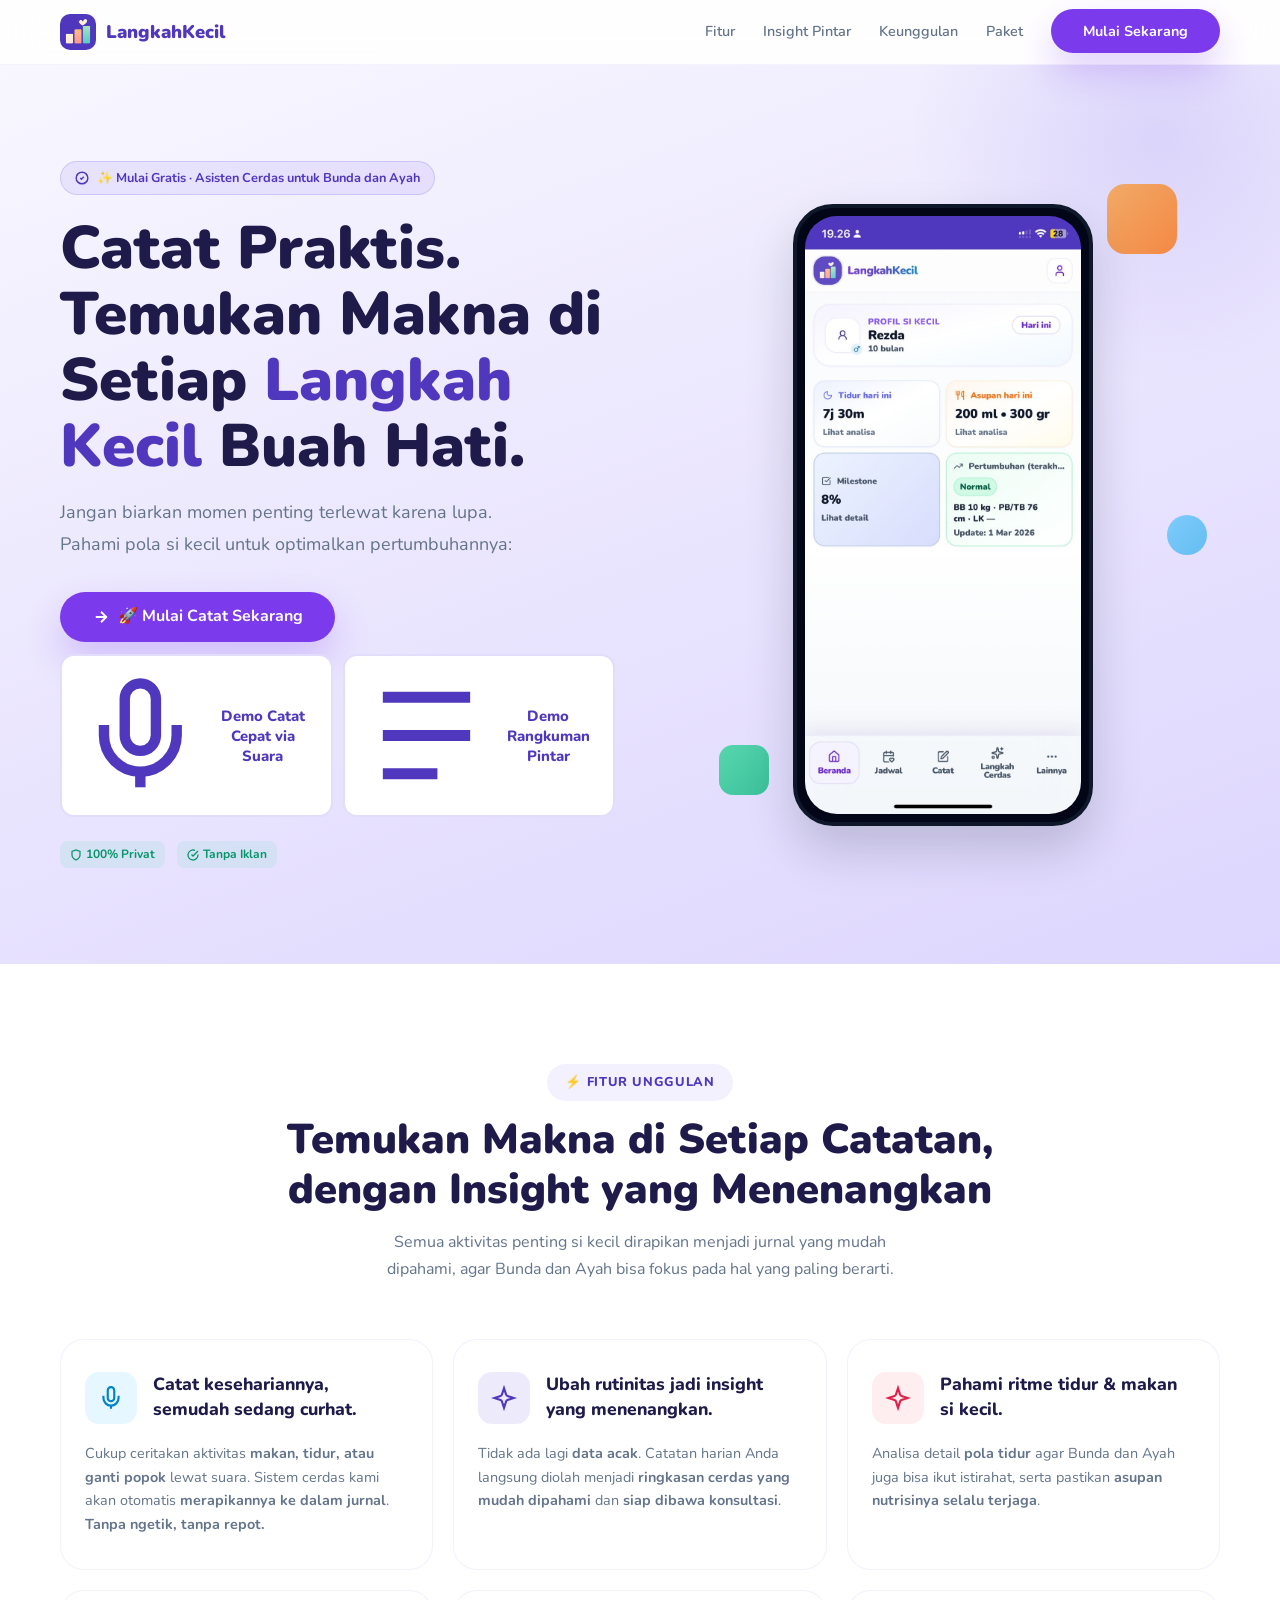
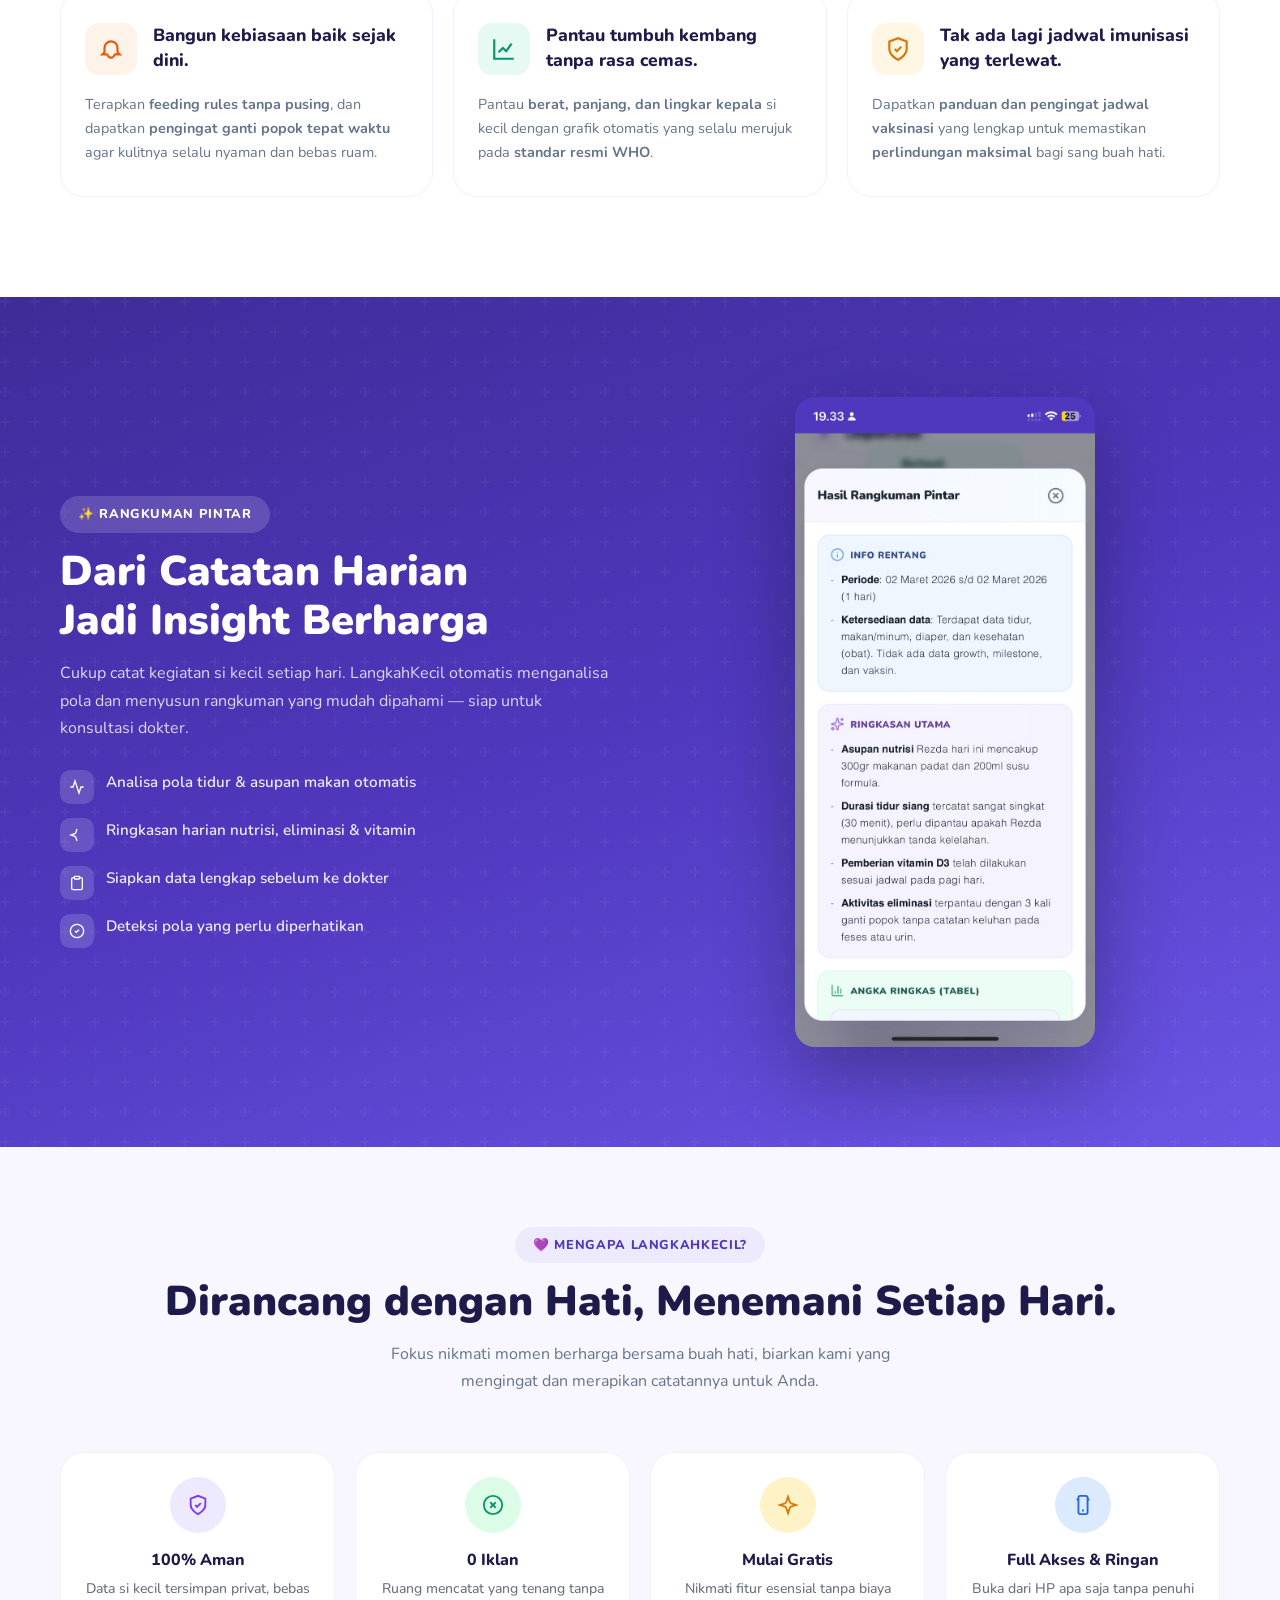
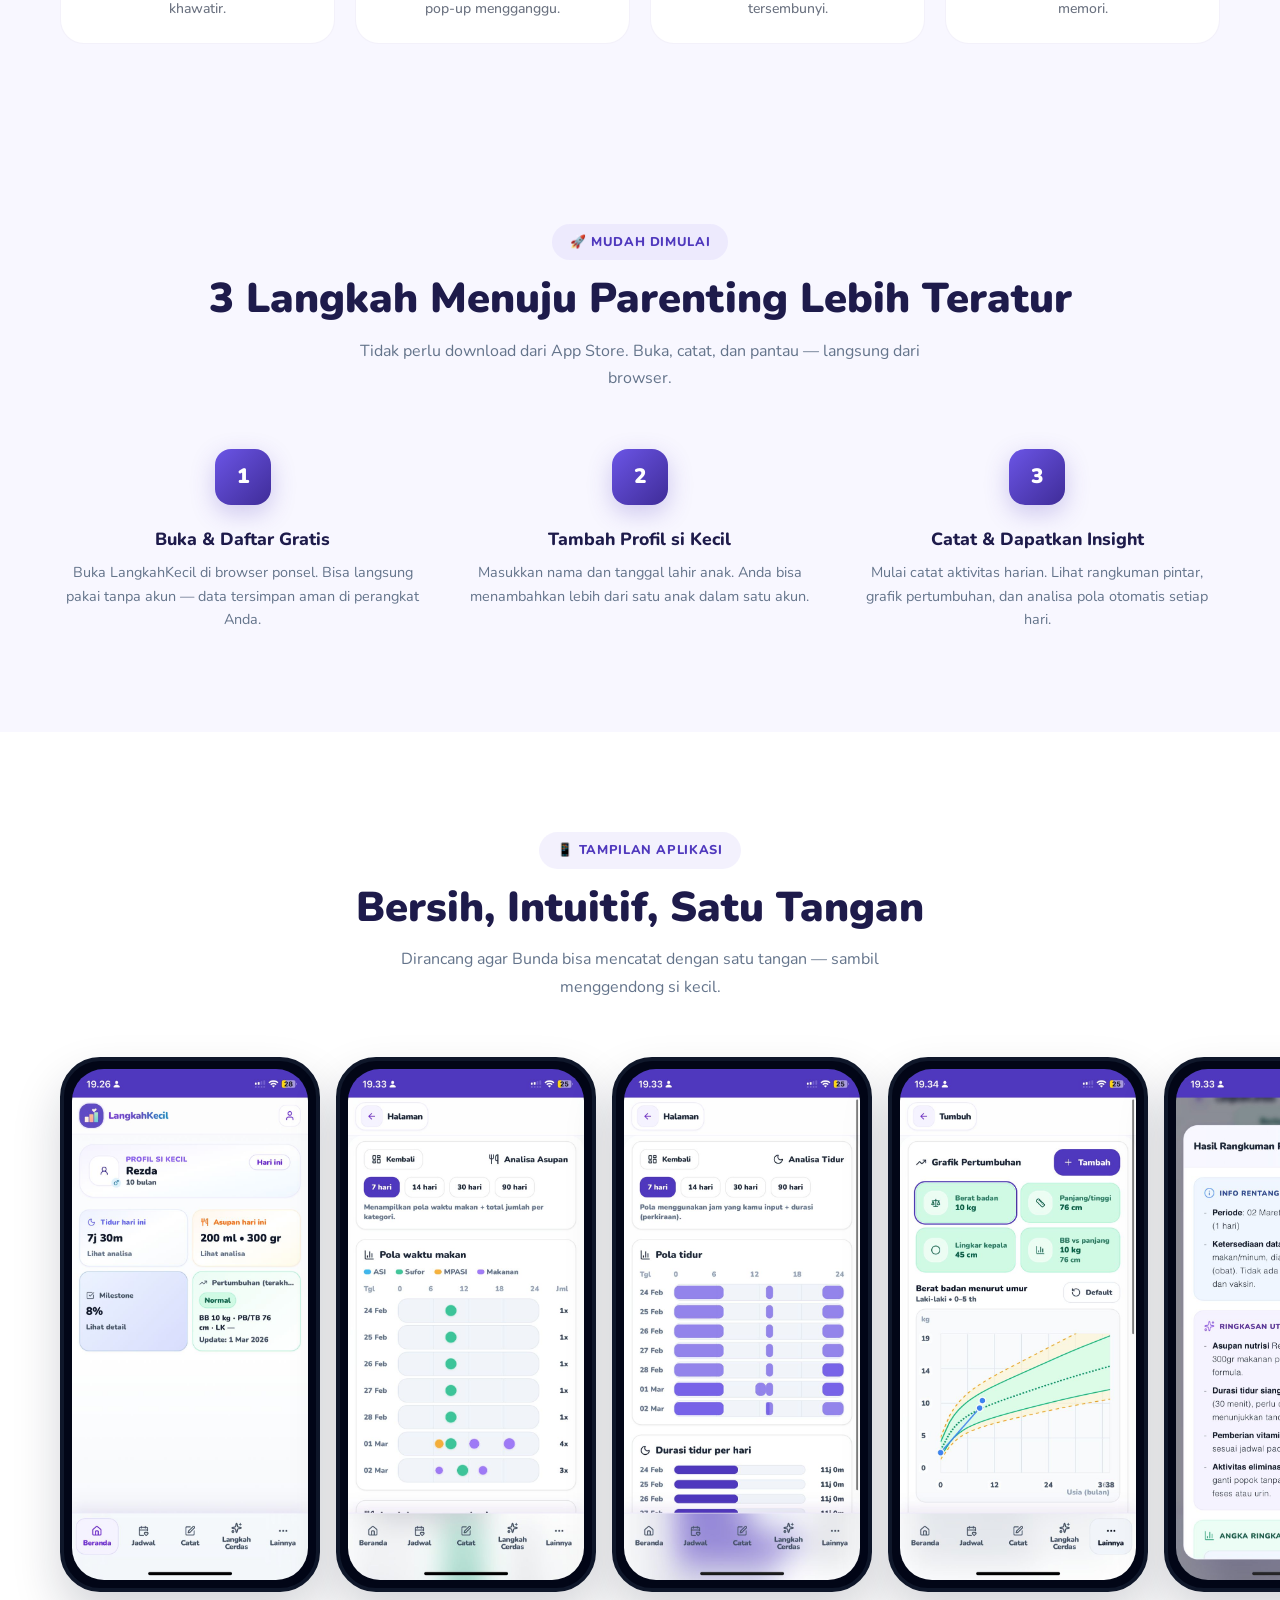
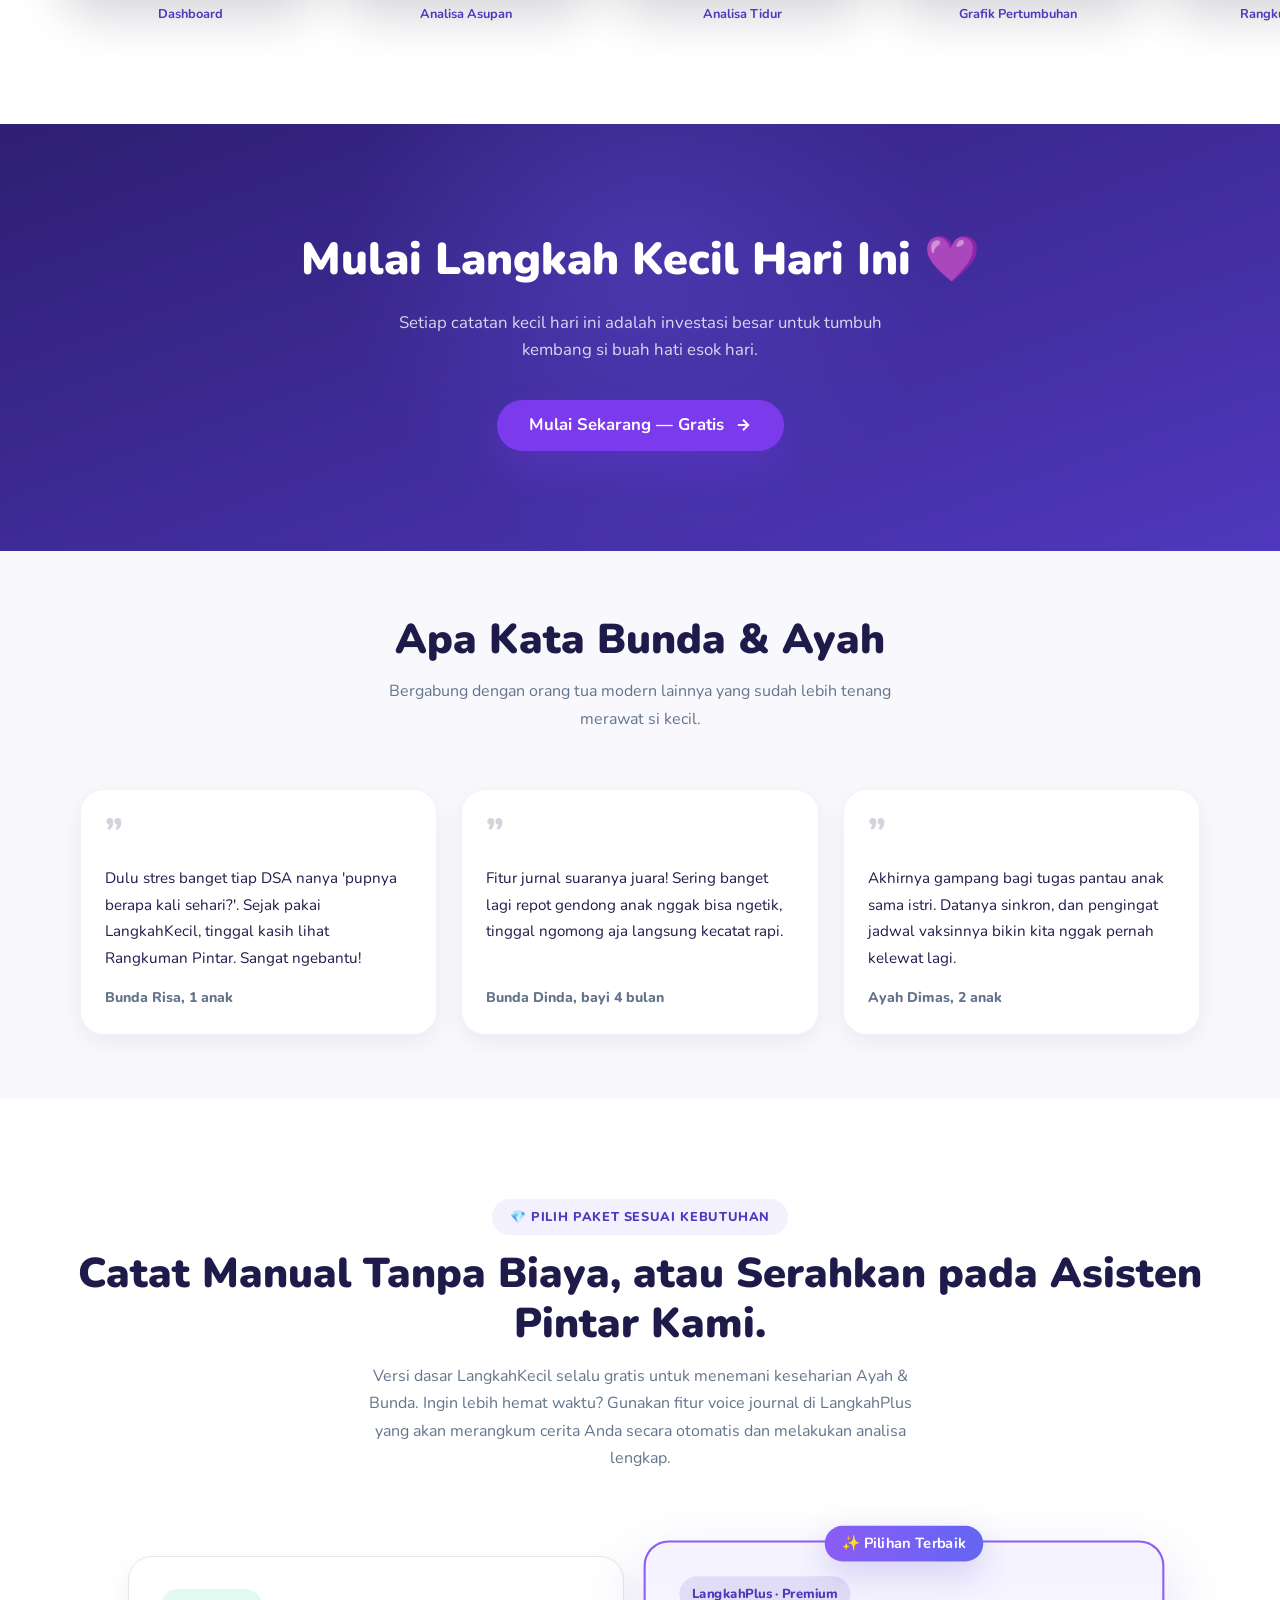
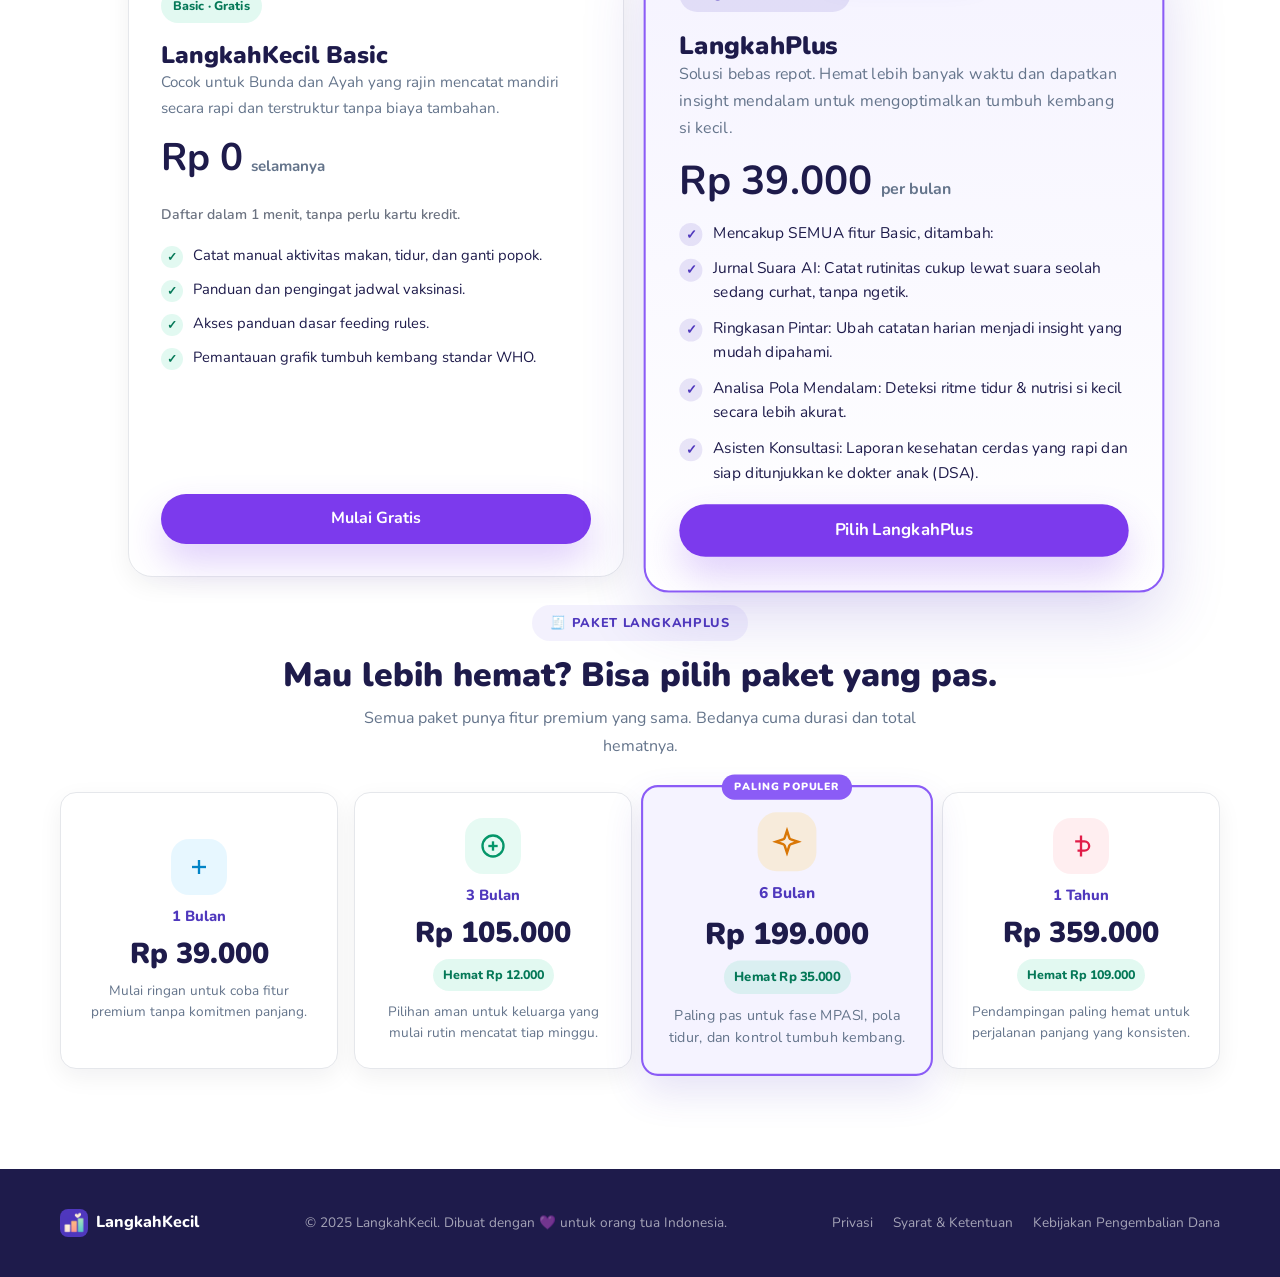
<file: index.html>
<!DOCTYPE html>
<html lang="id">

<head>
    <meta charset="UTF-8" />
    <meta name="viewport" content="width=device-width, initial-scale=1.0, viewport-fit=cover" />
    <title>LangkahKecil — Catat, Pantau, Optimalkan Tumbuh Kembang si Kecil</title>
    <meta name="description"
        content="Catat aktivitas harian si kecil lalu dapatkan rangkuman cerdas dan analisa pertumbuhan otomatis. Gratis, offline-first, data aman." />
    <meta name="theme-color" content="#4F38BD" />
    <link rel="icon" type="image/png" sizes="32x32" href="icons/favicon-32.png" />
    <link rel="apple-touch-icon" href="icons/apple-touch-icon.png" />
    <link rel="preconnect" href="https://fonts.googleapis.com" />
    <link rel="preconnect" href="https://fonts.gstatic.com" crossorigin />
    <link href="https://fonts.googleapis.com/css2?family=Nunito:wght@400;600;700;800;900&display=swap"
        rel="stylesheet" />
    <style>
        *,
        *::before,
        *::after {
            box-sizing: border-box;
            margin: 0;
            padding: 0
        }

        :root {
            --b4: #8B7AEE;
            --b5: #6B55E6;
            --b6: #4F38BD;
            --b7: #3F2C98;
            --b8: #2E1F73;
            --orange: #F59E42;
            --green: #34D399;
            --sky: #38BDF8;
            --rose: #FB7185;
            --amber: #FBBF24;
            --bg: #F8F7FF;
            --dark: #1E1B4B;
            --muted: #64748B;
            --w: #FFF;
            --rlg: 24px;
            --s2: 0 4px 20px rgba(79, 56, 189, .12);
            --s3: 0 8px 40px rgba(79, 56, 189, .16);
            --s4: 0 20px 60px rgba(79, 56, 189, .20)
        }

        html {
            scroll-behavior: smooth
        }

        body {
            font-family: 'Nunito', sans-serif;
            color: var(--dark);
            background: var(--bg);
            line-height: 1.6;
            overflow-x: hidden;
            min-height: 100vh;
            -webkit-font-smoothing: antialiased;
            -webkit-text-size-adjust: 100%
        }

        section[id] {
            scroll-margin-top: 92px;
        }

        img {
            max-width: 100%;
            height: auto;
            display: block
        }

        a {
            color: inherit;
            text-decoration: none
        }

        button {
            cursor: pointer;
            border: none;
            font-family: inherit
        }

        .c {
            max-width: 1200px;
            margin: 0 auto;
            padding: 0 20px
        }

        @keyframes float {

            0%,
            100% {
                transform: translateY(0)
            }

            50% {
                transform: translateY(-12px)
            }
        }

        @keyframes floatS {

            0%,
            100% {
                transform: translateY(0) rotate(0)
            }

            50% {
                transform: translateY(-8px) rotate(3deg)
            }
        }

        @keyframes pulse {

            0%,
            100% {
                opacity: 1;
                transform: scale(1)
            }

            50% {
                opacity: .7;
                transform: scale(1.05)
            }
        }

        @keyframes gshift {
            0% {
                background-position: 0 50%
            }

            50% {
                background-position: 100% 50%
            }

            100% {
                background-position: 0 50%
            }
        }

        @keyframes slideL {
            from {
                opacity: 0;
                transform: translateX(-40px)
            }

            to {
                opacity: 1;
                transform: translateX(0)
            }
        }

        @keyframes slideR {
            from {
                opacity: 0;
                transform: translateX(40px)
            }

            to {
                opacity: 1;
                transform: translateX(0)
            }
        }

        .rv {
            opacity: 0;
            transform: translateY(40px);
            transition: all .8s cubic-bezier(.16, 1, .3, 1)
        }

        .rv.vis {
            opacity: 1;
            transform: translateY(0)
        }

        .d1 {
            transition-delay: .1s
        }

        .d2 {
            transition-delay: .2s
        }

        .d3 {
            transition-delay: .3s
        }

        .d4 {
            transition-delay: .4s
        }

        /* NAV */
        .nav {
            position: sticky;
            top: 0;
            left: 0;
            right: 0;
            z-index: 100;
            background: rgba(255, 255, 255, .88);
            backdrop-filter: blur(20px);
            -webkit-backdrop-filter: blur(20px);
            border-bottom: 1px solid rgba(79, 56, 189, .06);
            transition: none
        }


        .nav-i {
            display: flex;
            align-items: center;
            justify-content: space-between;
            height: 64px
        }

        .nav-l {
            display: flex;
            align-items: center;
            gap: 10px;
            font-weight: 900;
            font-size: 1.15rem;
            color: var(--b6)
        }

        .nav-l img {
            width: 36px;
            height: 36px;
            border-radius: 10px
        }

        .nav-k {
            display: flex;
            align-items: center;
            gap: 28px;
            list-style: none
        }

        .nav-k a {
            font-weight: 600;
            font-size: .9rem;
            color: var(--muted);
            transition: color .2s
        }

        .nav-k a:hover {
            color: var(--b6)
        }

        .bn {
            background: linear-gradient(135deg, var(--b5), var(--b6));
            color: var(--w);
            padding: 10px 20px;
            border-radius: 12px;
            font-weight: 700;
            font-size: .9rem;
            transition: all .3s;
            box-shadow: 0 4px 16px rgba(79, 56, 189, .3)
        }

        .bn:hover {
            transform: translateY(-2px)
        }

        .nav-t {
            display: none;
            flex-direction: column;
            gap: 5px;
            background: none;
            padding: 4px
        }

        .nav-t span {
            display: block;
            width: 22px;
            height: 2.5px;
            background: var(--b6);
            border-radius: 2px;
            transition: all .3s
        }

        /* HERO */
        .hero {
            position: relative;
            min-height: calc(100vh - 64px);
            min-height: calc(100dvh - 64px);
            display: flex;
            align-items: center;
            padding: 48px 0 32px;
            overflow: hidden;
            background: linear-gradient(160deg, #F8F7FF 0%, #EDE9FE 40%, #DDD6FE 100%)
        }

        .hero::before {
            content: '';
            position: absolute;
            top: -20%;
            right: -10%;
            width: 500px;
            height: 500px;
            border-radius: 50%;
            background: radial-gradient(circle, rgba(107, 85, 230, .15) 0%, transparent 70%);
            animation: pulse 6s ease-in-out infinite
        }

        .hero-i {
            display: grid;
            grid-template-columns: 1fr 1fr;
            gap: 50px;
            align-items: center;
            position: relative;
            z-index: 2
        }

        .hero-c {
            animation: slideL 1s cubic-bezier(.16, 1, .3, 1)
        }

        .hbadge {
            display: inline-flex;
            align-items: center;
            gap: 8px;
            background: rgba(107, 85, 230, .1);
            border: 1px solid rgba(107, 85, 230, .2);
            color: var(--b6);
            padding: 6px 14px;
            border-radius: 100px;
            font-size: .8rem;
            font-weight: 700;
            margin-bottom: 20px
        }

        .hbadge svg {
            width: 14px;
            height: 14px
        }

        .hero h1 {
            font-size: 1.875rem;
            font-weight: 900;
            line-height: 1.25;
            margin-bottom: 18px
        }

        .hero h1 .gt {
            color: var(--b6)
        }

        .hsub {
            font-size: 1rem;
            color: var(--muted);
            line-height: 1.6;
            margin-bottom: 32px;
            max-width: 480px;
            padding: 0 16px
        }

        .hcta {
            display: flex;
            flex-direction: column;
            gap: 12px;
            align-items: center;
            flex-wrap: wrap;
            max-width: 560px;
            width: 100%
        }

        .hcta-demo {
            display: grid;
            grid-template-columns: repeat(2, minmax(0, 1fr));
            gap: 10px;
            width: 100%;
        }

        .bp {
            display: inline-flex;
            align-items: center;
            gap: 8px;
            background: linear-gradient(135deg, var(--b5), var(--b7));
            color: var(--w);
            padding: 14px 28px;
            border-radius: 14px;
            font-weight: 800;
            font-size: 1rem;
            transition: all .3s;
            box-shadow: 0 8px 30px rgba(79, 56, 189, .35);
            overflow: hidden
        }

        .bp:hover {
            transform: translateY(-3px);
            box-shadow: 0 12px 40px rgba(79, 56, 189, .45)
        }

        .bp svg {
            width: 18px;
            height: 18px
        }

        .bs {
            display: inline-flex;
            align-items: center;
            justify-content: center;
            gap: 8px;
            background: var(--w);
            color: var(--b6);
            padding: 14px 16px;
            border-radius: 14px;
            font-weight: 800;
            font-size: 0.93rem;
            min-height: 50px;
            border: 2px solid rgba(107, 85, 230, .2);
            transition: all .3s
        }

        .bs:hover {
            border-color: var(--b5);
            transform: translateY(-2px)
        }

        .htr {
            display: flex;
            align-items: center;
            gap: 12px;
            margin-top: 24px;
            flex-wrap: wrap
        }

        .tb {
            display: inline-flex;
            align-items: center;
            gap: 4px;
            background: rgba(52, 211, 153, .1);
            color: #059669;
            padding: 4px 10px;
            border-radius: 8px;
            font-size: .75rem;
            font-weight: 700
        }

        .tb svg {
            width: 12px;
            height: 12px
        }

        /* Utility classes */
        .bg-purple-600 {
            background: #7C3AED !important;
        }

        .text-white {
            color: #FFF !important;
        }

        .font-bold {
            font-weight: 700 !important;
        }

        .rounded-full {
            border-radius: 9999px !important;
        }

        .shadow-lg {
            box-shadow: 0 18px 36px rgba(124, 58, 237, .24) !important;
        }

        .hover\:bg-purple-700:hover {
            background: #6D28D9 !important;
        }

        .transition-all {
            transition: all .3s ease !important;
        }

        .duration-300 {
            transition-duration: .3s !important;
        }

        .px-8 {
            padding-left: 2rem !important;
            padding-right: 2rem !important;
        }

        .py-3 {
            padding-top: .75rem !important;
            padding-bottom: .75rem !important;
        }

        .flex {
            display: flex;
        }

        .flex-col {
            flex-direction: column;
        }

        .items-center {
            align-items: center !important;
        }

        .justify-center {
            justify-content: center !important;
        }

        .h-full {
            height: 100%;
        }

        .mt-2 {
            margin-top: .5rem !important;
        }

        .mb-4 {
            margin-bottom: 1rem !important;
        }

        .text-xs {
            font-size: .75rem !important;
            line-height: 1rem !important;
        }

        .text-sm {
            font-size: .875rem !important;
            line-height: 1.25rem !important;
        }

        .text-gray-500 {
            color: #6B7280 !important;
        }

        .font-medium {
            font-weight: 500 !important;
        }

        .leading-snug {
            line-height: 1.375 !important;
        }

        .mx-auto {
            margin-left: auto !important;
            margin-right: auto !important;
        }

        .w-\[220px\] {
            width: 220px !important;
        }

        .max-w-\[220px\] {
            max-width: 220px !important;
        }

        .w-\[260px\] {
            width: 260px !important;
        }

        .max-w-\[260px\] {
            max-width: 260px !important;
        }

        .rounded-\[2\.5rem\] {
            border-radius: 2.5rem !important;
        }

        .border-4 {
            border-width: 4px !important;
            border-style: solid !important;
        }

        .border-slate-900 {
            border-color: #0F172A !important;
        }

        .p-2 {
            padding: .5rem !important;
        }

        .shadow-2xl {
            box-shadow: 0 24px 48px rgba(15, 23, 42, .18) !important;
        }

        .bg-slate-950 {
            background: #020617 !important;
        }

        .overflow-hidden {
            overflow: hidden !important;
        }

        .w-full {
            width: 100%;
        }

        .text-center {
            text-align: center;
        }

        .mt-auto {
            margin-top: auto;
        }

        .hv {
            position: relative;
            display: flex;
            justify-content: center;
            width: 100%;
            max-width: 90vw;
            margin: 0 auto;
            animation: slideR 1s cubic-bezier(.16, 1, .3, 1) .2s both
        }

        .hmk {
            width: 100%;
            border-radius: 2rem;
            box-shadow: none;
            position: relative;
            z-index: 2
        }

        .hero-phone {
            animation: float 6s ease-in-out infinite;
            transform-origin: center bottom;
            will-change: transform;
        }

        .hd1 {
            position: absolute;
            top: -20px;
            right: -10px;
            width: 70px;
            height: 70px;
            border-radius: 18px;
            background: linear-gradient(135deg, var(--orange), #F97316);
            opacity: .8;
            animation: floatS 5s ease-in-out infinite
        }

        .hd2 {
            position: absolute;
            bottom: 30px;
            left: 0;
            width: 50px;
            height: 50px;
            border-radius: 14px;
            background: linear-gradient(135deg, var(--green), #10B981);
            opacity: .8;
            animation: floatS 7s ease-in-out infinite 1s
        }

        .hd3 {
            position: absolute;
            top: 50%;
            right: -40px;
            width: 40px;
            height: 40px;
            border-radius: 50%;
            background: linear-gradient(135deg, var(--sky), #0EA5E9);
            opacity: .6;
            animation: floatS 6s ease-in-out infinite 2s
        }

        /* SECTIONS */
        .sl {
            display: inline-flex;
            align-items: center;
            gap: 8px;
            background: rgba(107, 85, 230, .08);
            color: var(--b6);
            padding: 8px 18px;
            border-radius: 100px;
            font-size: .8rem;
            font-weight: 800;
            text-transform: uppercase;
            letter-spacing: .05em;
            margin-bottom: 14px
        }

        .st {
            font-size: clamp(1.8rem, 3.5vw, 2.6rem);
            font-weight: 900;
            line-height: 1.2;
            margin-bottom: 14px;
            color: var(--dark)
        }

        .ss {
            font-size: 1rem;
            color: var(--muted);
            max-width: 560px;
            line-height: 1.7
        }

        .sh {
            text-align: center;
            margin-bottom: 56px
        }

        .sh .ss {
            margin: 0 auto
        }

        /* FEATURES */
        .feat {
            padding: 100px 0;
            background: var(--w)
        }

        .fg {
            display: grid;
            grid-template-columns: repeat(3, 1fr);
            gap: 20px
        }

        .fc {
            background: var(--w);
            border: 1px solid rgba(107, 85, 230, .08);
            border-radius: var(--rlg);
            padding: 32px 24px;
            transition: all .4s cubic-bezier(.16, 1, .3, 1);
            position: relative;
            overflow: hidden
        }

        .fc::before {
            content: '';
            position: absolute;
            top: 0;
            left: 0;
            right: 0;
            height: 4px;
            border-radius: 4px 4px 0 0;
            opacity: 0;
            transition: opacity .4s
        }

        .fc:hover {
            transform: translateY(-6px);
            box-shadow: var(--s3);
            border-color: transparent
        }

        .fc:hover::before {
            opacity: 1
        }

        .fc:nth-child(1)::before {
            background: linear-gradient(90deg, var(--sky), #0EA5E9)
        }

        .fc:nth-child(2)::before {
            background: linear-gradient(90deg, var(--b4), var(--b6))
        }

        .fc:nth-child(3)::before {
            background: linear-gradient(90deg, var(--rose), #E11D48)
        }

        .fc:nth-child(4)::before {
            background: linear-gradient(90deg, var(--orange), #F97316)
        }

        .fc:nth-child(5)::before {
            background: linear-gradient(90deg, var(--green), #10B981)
        }

        .fc:nth-child(6)::before {
            background: linear-gradient(90deg, var(--amber), #F59E0B)
        }

        .fc-head {
            display: flex;
            align-items: flex-start;
            gap: 16px;
            margin-bottom: 18px
        }

        .fi {
            width: 52px;
            height: 52px;
            border-radius: 14px;
            display: flex;
            align-items: center;
            justify-content: center;
            flex-shrink: 0
        }

        .fi svg {
            width: 26px;
            height: 26px
        }

        .fi.sk {
            background: rgba(56, 189, 248, .12);
            color: #0284C7
        }

        .fi.pr {
            background: rgba(107, 85, 230, .12);
            color: var(--b6)
        }

        .fi.rs {
            background: rgba(251, 113, 133, .12);
            color: #E11D48
        }

        .fi.or {
            background: rgba(245, 158, 66, .12);
            color: #EA580C
        }

        .fi.gr {
            background: rgba(52, 211, 153, .12);
            color: #059669
        }

        .fi.am {
            background: rgba(251, 191, 36, .12);
            color: #D97706
        }

        .fc h3 {
            font-size: 1.1rem;
            font-weight: 800;
            line-height: 1.45;
            color: var(--dark)
        }

        .fc p {
            font-size: .9rem;
            color: var(--muted);
            line-height: 1.65
        }

        /* INSIGHT */
        .ins {
            padding: 100px 0;
            background: linear-gradient(160deg, var(--b7) 0%, var(--b6) 50%, var(--b5) 100%);
            position: relative;
            overflow: hidden
        }

        .ins::before {
            content: '';
            position: absolute;
            inset: 0;
            background: url("data:image/svg+xml,%3Csvg width='60' height='60' xmlns='http://www.w3.org/2000/svg'%3E%3Cg fill='%23fff' fill-opacity='.04'%3E%3Cpath d='M36 34v-4h-2v4h-4v2h4v4h2v-4h4v-2h-4zm0-30V0h-2v4h-4v2h4v4h2V6h4V4h-4zM6 34v-4H4v4H0v2h4v4h2v-4h4v-2H6zM6 4V0H4v4H0v2h4v4h2V6h4V4H6z'/%3E%3C/g%3E%3C/svg%3E")
        }

        .ins-i {
            display: grid;
            grid-template-columns: 1fr 1fr;
            gap: 60px;
            align-items: center;
            position: relative;
            z-index: 2
        }

        .ins-c {
            color: var(--w)
        }

        .ins-c .sl {
            background: rgba(255, 255, 255, .15);
            color: var(--w)
        }

        .ins-c .st {
            color: var(--w)
        }

        .ins-c .ss {
            color: rgba(255, 255, 255, .8)
        }

        .il {
            list-style: none;
            margin-top: 28px;
            display: flex;
            flex-direction: column;
            gap: 14px
        }

        .il li {
            display: flex;
            align-items: flex-start;
            gap: 12px;
            font-size: .95rem;
            font-weight: 600;
            color: rgba(255, 255, 255, .9)
        }

        .id {
            width: 34px;
            height: 34px;
            min-width: 34px;
            border-radius: 10px;
            display: flex;
            align-items: center;
            justify-content: center;
            background: rgba(255, 255, 255, .15)
        }

        .id svg {
            width: 16px;
            height: 16px;
            color: var(--w)
        }

        .ins-v {
            display: flex;
            justify-content: center;
            position: relative;
            width: 100%;
            max-width: 90vw;
            margin: 0 auto
        }

        .imk {
            width: 300px;
            border-radius: 20px;
            box-shadow: 0 30px 80px rgba(0, 0, 0, .3);
            animation: float 7s ease-in-out infinite
        }

        .igl {
            position: absolute;
            top: 50%;
            left: 50%;
            transform: translate(-50%, -50%);
            width: 360px;
            height: 360px;
            border-radius: 50%;
            background: radial-gradient(circle, rgba(255, 255, 255, .08) 0%, transparent 70%);
            animation: pulse 4s ease-in-out infinite
        }

        /* STATS */
        .stats {
            padding: 80px 0;
            background: var(--bg)
        }

        .sg {
            display: grid;
            grid-template-columns: repeat(4, 1fr);
            gap: 20px
        }

        .sc {
            text-align: center;
            padding: 16px;
            background: var(--w);
            border-radius: var(--rlg);
            border: 1px solid rgba(107, 85, 189, .08);
            transition: all .3s;
            display: flex;
            flex-direction: column;
            align-items: center;
            justify-content: center;
            min-height: 100%
        }

        .sc:hover {
            transform: translateY(-4px);
            box-shadow: var(--s2)
        }

        .si {
            width: 56px;
            height: 56px;
            border-radius: 9999px;
            display: flex;
            align-items: center;
            justify-content: center;
            margin: 0 auto 14px
        }

        .si svg {
            width: 22px;
            height: 22px
        }

        .si.pr {
            background: #EDE9FE;
            color: #7C3AED
        }

        .si.gr {
            background: #DCFCE7;
            color: #059669
        }

        .si.or {
            background: #FEF3C7;
            color: #D97706
        }

        .si.sk {
            background: #DBEAFE;
            color: #2563EB
        }

        .sla {
            font-size: .95rem;
            color: var(--dark);
            font-weight: 800;
            line-height: 1.4
        }

        /* GALLERY */
        .gal {
            padding: 100px 0;
            background: var(--w);
            overflow: hidden
        }

        .gg {
            display: grid;
            grid-template-columns: repeat(5, 1fr);
            gap: 16px;
            margin-top: 40px
        }

        .gg::-webkit-scrollbar {
            display: none
        }

        .gc {
            border-radius: var(--rlg);
            overflow: visible;
            box-shadow: none;
            transition: all .4s;
            background: transparent;
            scroll-snap-align: start;
            display: flex;
            flex-direction: column;
            align-items: center;
            gap: 12px
        }

        .gc:hover {
            transform: translateY(-4px) scale(1.02);
            box-shadow: var(--s4)
        }

        .gc img {
            width: 100%;
            height: auto;
            object-fit: cover;
            border-radius: 2rem;
            display: block
        }

        .gc-l {
            padding: 0;
            font-size: .8rem;
            font-weight: 700;
            color: var(--b6);
            text-align: center;
            background: transparent
        }

        .gallery-mobile-hint {
            display: none;
            margin: 14px auto 0;
            width: fit-content;
            padding: 8px 12px;
            border-radius: 999px;
            background: rgba(107, 85, 230, .08);
            color: var(--b6);
            font-size: .78rem;
            font-weight: 700
        }

        /* HOW */
        .how {
            padding: 100px 0;
            background: var(--bg)
        }

        .hg {
            display: grid;
            grid-template-columns: repeat(3, 1fr);
            gap: 32px;
            margin-top: 48px
        }

        .hc {
            text-align: center
        }

        .hn {
            width: 56px;
            height: 56px;
            border-radius: 16px;
            background: linear-gradient(135deg, var(--b5), var(--b7));
            color: var(--w);
            display: flex;
            align-items: center;
            justify-content: center;
            font-size: 1.3rem;
            font-weight: 900;
            margin: 0 auto 20px;
            box-shadow: 0 8px 24px rgba(79, 56, 189, .25)
        }

        .hc h3 {
            font-size: 1.1rem;
            font-weight: 800;
            margin-bottom: 8px
        }

        .hc p {
            font-size: .9rem;
            color: var(--muted);
            line-height: 1.65
        }

        /* PRICING */
        .pricing {
            padding: 100px 0;
            background: var(--w)
        }

        .pricing-wrap {
            display: grid;
            gap: 28px
        }

        .pricing-compare {
            display: grid;
            grid-template-columns: repeat(2, minmax(0, 1fr));
            gap: 32px;
            max-width: 64rem;
            margin: 0 auto
        }

        .price-card {
            background: var(--w);
            border: 1px solid #E5E7EB;
            border-radius: 24px;
            padding: 24px;
            box-shadow: 0 8px 24px rgba(15, 23, 42, .06);
            display: flex;
            flex-direction: column;
            gap: 18px;
            position: relative;
            height: 100%
        }

        .price-card.plus {
            background: linear-gradient(180deg, rgba(245, 243, 255, 1), rgba(255, 255, 255, 1));
            border: 2px solid #8B5CF6;
            box-shadow: 0 24px 60px rgba(79, 56, 189, .18);
            z-index: 10;
            transform: scale(1)
        }

        .price-badge {
            display: inline-flex;
            align-items: center;
            gap: 8px;
            width: fit-content;
            padding: 7px 12px;
            border-radius: 999px;
            font-size: .78rem;
            font-weight: 800;
            letter-spacing: .01em
        }

        .price-badge.free {
            background: rgba(52, 211, 153, .14);
            color: #047857
        }

        .price-badge.plus {
            background: rgba(79, 56, 189, .12);
            color: var(--b6)
        }

        .price-card h3 {
            font-size: 1.5rem;
            font-weight: 900;
            line-height: 1.2
        }

        .price-copy {
            font-size: .95rem;
            color: var(--muted);
            line-height: 1.7
        }

        .price-main {
            display: flex;
            align-items: flex-end;
            gap: 8px;
            flex-wrap: wrap
        }

        .price-main strong {
            font-size: 2.4rem;
            line-height: 1;
            color: var(--dark)
        }

        .price-main span {
            font-size: .95rem;
            color: var(--muted);
            font-weight: 700
        }

        .price-subnote {
            font-size: .875rem;
            color: #6B7280;
            margin-top: 8px;
            font-weight: 600
        }

        .price-list {
            list-style: none;
            display: grid;
            gap: 10px
        }

        .price-list li {
            display: flex;
            gap: 10px;
            align-items: flex-start;
            color: var(--dark);
            font-size: .92rem;
            line-height: 1.6
        }

        .price-list li::before {
            content: '✓';
            width: 22px;
            height: 22px;
            min-width: 22px;
            border-radius: 50%;
            display: inline-flex;
            align-items: center;
            justify-content: center;
            background: rgba(52, 211, 153, .14);
            color: #047857;
            font-size: .78rem;
            font-weight: 900;
            margin-top: 2px
        }

        .price-card.plus .price-list li::before {
            background: rgba(79, 56, 189, .12);
            color: var(--b6)
        }

        .best-badge {
            position: absolute;
            top: -16px;
            left: 50%;
            transform: translateX(-50%);
            background: linear-gradient(90deg, #8B5CF6, #6366F1);
            color: #FFF;
            padding: 6px 16px;
            border-radius: 9999px;
            font-size: .875rem;
            font-weight: 700;
            box-shadow: 0 12px 32px rgba(79, 56, 189, .2);
            white-space: nowrap
        }

        .package-grid {
            display: grid;
            grid-template-columns: repeat(4, minmax(0, 1fr));
            gap: 16px;
            max-width: 80rem;
            margin: 32px auto 0
        }

        .package-card {
            background: #FFF;
            border-radius: 16px;
            padding: 24px;
            border: 1px solid #E5E7EB;
            display: flex;
            flex-direction: column;
            align-items: center;
            justify-content: center;
            gap: 10px;
            text-align: center;
            transition: all .3s;
            position: relative;
            cursor: pointer;
            min-height: 100%;
            box-shadow: 0 8px 24px rgba(15, 23, 42, .06)
        }

        .package-card:hover {
            transform: translateY(-4px);
            box-shadow: 0 16px 32px rgba(15, 23, 42, .1)
        }

        .package-card.featured {
            background: #F5F3FF;
            border: 2px solid #8B5CF6;
            box-shadow: 0 16px 36px rgba(79, 56, 189, .14);
            z-index: 10;
            transform: scale(1)
        }

        .package-badge {
            position: absolute;
            top: -12px;
            left: 50%;
            transform: translateX(-50%);
            background: #8B5CF6;
            color: #FFF;
            padding: 4px 12px;
            border-radius: 9999px;
            font-size: 10px;
            font-weight: 900;
            text-transform: uppercase;
            letter-spacing: .08em;
            white-space: nowrap
        }

        .package-card-icon {
            width: 56px;
            height: 56px;
            border-radius: 18px;
            display: inline-flex;
            align-items: center;
            justify-content: center;
            background: rgba(107, 85, 230, .1);
            color: var(--b6)
        }

        .package-card-icon svg {
            width: 28px;
            height: 28px
        }

        .package-card:nth-child(1) .package-card-icon {
            background: rgba(56, 189, 248, .12);
            color: #0284C7
        }

        .package-card:nth-child(2) .package-card-icon {
            background: rgba(52, 211, 153, .12);
            color: #059669
        }

        .package-card:nth-child(3) .package-card-icon {
            background: rgba(251, 191, 36, .16);
            color: #D97706
        }

        .package-card:nth-child(4) .package-card-icon {
            background: rgba(251, 113, 133, .12);
            color: #E11D48
        }

        .package-duration {
            font-size: .92rem;
            font-weight: 800;
            color: var(--b6)
        }

        .package-price {
            font-size: 1.8rem;
            line-height: 1.1;
            font-weight: 900;
            color: var(--dark)
        }

        .package-meta {
            font-size: .85rem;
            color: var(--muted);
            line-height: 1.55
        }

        .package-save {
            font-size: .78rem;
            font-weight: 800;
            color: #047857;
            background: rgba(52, 211, 153, .14);
            border-radius: 999px;
            padding: 6px 10px;
            justify-self: center
        }

        .testimonials {
            padding: 64px 0;
            background: rgba(249, 250, 251, .5)
        }

        .testimonial-grid {
            display: grid;
            grid-template-columns: repeat(3, minmax(0, 1fr));
            gap: 24px;
            max-width: 72rem;
            margin: 40px auto 0;
            padding: 0 16px
        }

        .testimonial-card {
            background: #FFF;
            padding: 24px;
            border-radius: 24px;
            border: 1px solid #F3F4F6;
            box-shadow: 0 8px 24px rgba(15, 23, 42, .06);
            display: flex;
            flex-direction: column;
            gap: 16px;
            height: 100%
        }

        .testimonial-quote {
            font-size: 2.2rem;
            line-height: 1;
            color: #D1D5DB;
            font-weight: 900
        }

        .testimonial-card p {
            font-size: .95rem;
            color: var(--dark);
            line-height: 1.75
        }

        .testimonial-author {
            margin-top: auto;
            font-size: .88rem;
            font-weight: 800;
            color: var(--muted)
        }

        .mobile-bottom-cta {
            position: fixed;
            left: 0;
            bottom: 0;
            width: 100%;
            display: flex;
            justify-content: space-between;
            align-items: center;
            gap: 12px;
            background: rgba(255, 255, 255, .98);
            border-top: 1px solid #F3F4F6;
            padding: 12px 14px calc(12px + env(safe-area-inset-bottom));
            box-shadow: 0 -10px 15px -3px rgba(0, 0, 0, 0.05);
            z-index: 50;
            transition: transform .3s ease;
        }

        .mobile-bottom-cta-label {
            display: flex;
            flex-direction: column;
            min-width: 0;
            flex: 1;
        }

        .mobile-bottom-cta-label small {
            color: #6B7280;
            font-weight: 500;
            font-size: .82rem;
            line-height: 1.35;
        }

        .mobile-bottom-cta-label strong {
            font-size: .875rem;
            color: #111827;
            font-weight: 700;
            line-height: 1.2;
            margin-top: 2px;
        }

        .mobile-bottom-cta-button {
            flex-shrink: 0;
            display: inline-flex;
            align-items: center;
            justify-content: center;
            min-width: 124px;
            white-space: nowrap;
        }

        /* CTA */
        .cta {
            padding: 100px 0;
            background: linear-gradient(160deg, var(--b8) 0%, var(--b6) 100%);
            text-align: center;
            position: relative;
            overflow: hidden
        }

        .cta::before {
            content: '';
            position: absolute;
            top: -50%;
            left: 50%;
            transform: translateX(-50%);
            width: 700px;
            height: 700px;
            border-radius: 50%;
            background: radial-gradient(circle, rgba(107, 85, 230, .3) 0%, transparent 60%)
        }

        .cta-c {
            position: relative;
            z-index: 2
        }

        .cta h2 {
            font-size: clamp(1.8rem, 3.5vw, 2.8rem);
            font-weight: 900;
            color: var(--w);
            margin-bottom: 14px
        }

        .cta p {
            font-size: 1.05rem;
            color: rgba(255, 255, 255, .8);
            margin-bottom: 36px;
            max-width: 520px;
            margin-left: auto;
            margin-right: auto
        }

        .bw {
            display: inline-flex;
            align-items: center;
            gap: 10px;
            background: var(--w);
            color: var(--b6);
            padding: 16px 36px;
            border-radius: 14px;
            font-weight: 800;
            font-size: 1.05rem;
            transition: all .3s;
            box-shadow: 0 8px 30px rgba(0, 0, 0, .15)
        }

        .bw:hover {
            transform: translateY(-3px);
            box-shadow: 0 14px 40px rgba(0, 0, 0, .25)
        }

        .bw svg {
            width: 18px;
            height: 18px
        }

        /* FOOTER */
        .foot {
            padding: 40px 0 96px;
            background: var(--dark);
            color: rgba(255, 255, 255, .6)
        }

        .foot-i {
            display: flex;
            align-items: center;
            justify-content: space-between;
            flex-wrap: wrap;
            gap: 16px
        }

        .foot-l {
            display: flex;
            align-items: center;
            gap: 8px;
            color: var(--w);
            font-weight: 800;
            font-size: 1rem
        }

        .foot-l img {
            width: 28px;
            height: 28px;
            border-radius: 8px
        }

        .foot-t {
            font-size: .85rem
        }

        .foot-k {
            display: flex;
            gap: 20px;
            list-style: none
        }

        .foot-k a {
            font-size: .85rem;
            transition: color .2s
        }

        .foot-k a:hover {
            color: var(--w)
        }

        @media(min-width:640px) {
            .hero h1 {
                font-size: 2.25rem;
            }
        }

        @media(min-width:768px) {
            .hero {
                padding: 96px 0;
            }

            .hero h1 {
                font-size: 3rem;
                line-height: 1.1;
            }

            .hsub {
                font-size: 1.125rem;
                line-height: 1.75;
                padding: 0;
            }

            .hcta {
                flex-direction: row;
                width: auto;
                max-width: 100%;
            }

            .hv,
            .ins-v {
                max-width: 28rem;
            }

            .sc {
                padding: 24px;
            }

            .sla {
                font-size: 1rem;
            }

            .price-card {
                padding: 32px;
            }

            .price-card.plus {
                transform: scale(1.05)
            }

            .testimonial-grid {
                grid-template-columns: repeat(3, minmax(0, 1fr))
            }

            .mobile-bottom-cta {
                display: none;
            }

            .foot {
                padding: 40px 0;
            }
        }

        @media(min-width:1024px) {
            .hero h1 {
                font-size: 3.75rem;
            }

            .package-card.featured {
                transform: scale(1.05)
            }
        }

        /* RESPONSIVE */
        @media(max-width:1024px) {

            .hero-i,
            .ins-i {
                grid-template-columns: 1fr;
                text-align: center;
                gap: 40px
            }

            .hsub {
                margin: 0 auto 32px
            }

            .hcta,
            .htr {
                justify-content: center
            }

            .fg {
                grid-template-columns: repeat(2, 1fr)
            }

            .sg {
                grid-template-columns: repeat(2, 1fr)
            }

            .gg {
                grid-template-columns: repeat(3, 1fr)
            }

            .testimonial-grid {
                grid-template-columns: repeat(2, minmax(0, 1fr))
            }

        }

        @media(max-width:768px) {
            .c {
                padding: 0 16px;
            }

            .rv {
                opacity: 1;
                transform: none;
                transition: none;
            }

            .sl {
                font-size: .72rem;
                padding: 7px 14px;
                margin-bottom: 12px;
            }

            .st {
                font-size: 1.55rem;
                line-height: 1.25;
                margin-bottom: 12px;
            }

            .ss {
                font-size: .95rem;
                line-height: 1.65;
            }

            .sh {
                margin-bottom: 36px;
            }

            .nav-k {
                display: none;
                position: absolute;
                top: 56px;
                left: 0;
                right: 0;
                background: rgba(255, 255, 255, .98);
                backdrop-filter: blur(18px);
                -webkit-backdrop-filter: blur(18px);
                flex-direction: column;
                padding: 20px;
                gap: 14px;
                border-bottom: 1px solid rgba(107, 85, 230, .1);
                box-shadow: var(--s2);
                max-height: calc(100vh - 64px);
                overflow-y: auto
            }

            .nav-k.open {
                display: flex
            }

            .nav-t {
                display: flex
            }

            .fg,
            .hg,
            .pricing-compare,
            .testimonial-grid {
                grid-template-columns: 1fr
            }

            .sg,
            .package-grid {
                grid-template-columns: repeat(2, 1fr)
            }

            .gg {
                display: grid;
                grid-auto-flow: column;
                grid-auto-columns: max-content;
                grid-template-columns: none;
                justify-content: flex-start;
                gap: 12px;
                margin-top: 24px;
                overflow-x: auto;
                overflow-y: hidden;
                padding: 4px max(16px, calc((100vw - 260px) / 2)) 12px;
                scroll-padding-inline: max(16px, calc((100vw - 260px) / 2));
                scroll-snap-type: x mandatory;
                -webkit-overflow-scrolling: touch;
                overscroll-behavior-x: contain;
                scrollbar-width: none
            }

            .hmk {
                animation: none
            }

            .imk {
                width: 220px;
                animation: none
            }

            .hd1,
            .hd2,
            .hd3 {
                display: none
            }

            .fc,
            .sc,
            .price-card,
            .package-card,
            .testimonial-card,
            .gc {
                box-shadow: 0 8px 18px rgba(15, 23, 42, .06);
            }

            .fc:hover,
            .sc:hover,
            .gc:hover,
            .package-card:hover,
            .price-card.plus,
            .package-card.featured {
                transform: none;
            }

            .foot-i {
                flex-direction: column;
                text-align: center
            }

            .hcta {
                flex-direction: column;
                align-items: stretch;
                gap: 10px;
                max-width: 420px;
                margin: 0 auto;
            }

            .hcta-demo {
                grid-template-columns: repeat(2, minmax(0, 1fr));
                gap: 10px;
            }

            .bp,
            .bs {
                justify-content: center;
                min-height: 52px;
                width: 100%
            }

            .bs {
                font-size: .85rem;
                padding: 12px 10px;
            }

            .feat,
            .ins,
            .stats,
            .pricing,
            .gal,
            .cta,
            .how,
            .testimonials {
                padding: 60px 0
            }

            .hero {
                min-height: calc(100vh - 56px);
                min-height: calc(100dvh - 56px);
                padding: 48px 0 32px
            }

            .gc-l {
                font-size: .75rem;
                padding: 8px 12px
            }

            .gallery-mobile-hint {
                display: inline-flex;
                align-items: center;
                gap: 6px;
            }

            .nav-i {
                height: 56px
            }
        }

        @media(max-width:380px) {
            .mobile-bottom-cta {
                gap: 10px;
                align-items: stretch;
                flex-direction: column;
            }

            .mobile-bottom-cta-button {
                width: 100%;
                min-width: 0;
            }

            .hcta-demo {
                grid-template-columns: 1fr;
            }
        }

        @media(max-width:480px) {
            .gg {
                padding-inline: max(16px, calc((100vw - 220px) / 2));
                scroll-padding-inline: max(16px, calc((100vw - 220px) / 2));
            }

            .w-\[220px\] {
                width: 200px !important;
            }

            .max-w-\[220px\] {
                max-width: 200px !important;
            }

            .w-\[260px\] {
                width: 220px !important;
            }

            .max-w-\[260px\] {
                max-width: 220px !important;
            }

            .hero h1 {
                font-size: 1.8rem
            }

            .st {
                font-size: 1.5rem
            }

            .imk {
                width: 200px
            }

            .price-card,
            .package-card {
                padding: 18px 16px
            }

            .price-main strong,
            .package-price {
                font-size: 1.55rem
            }

            .sn {
                font-size: .92rem
            }

            .hsub {
                font-size: .95rem
            }
        }

        /* DEMO MODAL */
        .demo-overlay {
            position: fixed;
            inset: 0;
            background: rgba(15, 12, 41, 0.6);
            backdrop-filter: blur(8px);
            -webkit-backdrop-filter: blur(8px);
            z-index: 1000;
            display: flex;
            align-items: center;
            justify-content: center;
            opacity: 0;
            pointer-events: none;
            transition: opacity 0.4s ease;
        }

        .demo-overlay.active {
            opacity: 1;
            pointer-events: auto;
        }

        .demo-modal {
            width: 100%;
            max-width: 400px;
            height: 85vh;
            max-height: 800px;
            background: #F8F7FF;
            border-radius: 32px;
            box-shadow: 0 25px 60px rgba(0,0,0,0.2);
            position: relative;
            transform: translateY(40px) scale(0.95);
            transition: all 0.5s cubic-bezier(0.16, 1, 0.3, 1);
            overflow: hidden;
            display: flex;
            flex-direction: column;
        }

        @media(max-width: 480px) {
            .demo-overlay { align-items: flex-end; }
            .demo-modal { 
                height: 90vh; 
                border-radius: 32px 32px 0 0;
                transform: translateY(100%);
            }
        }

        .demo-overlay.active .demo-modal {
            transform: translateY(0) scale(1);
        }

        .demo-head {
            padding: 20px 24px;
            display: flex;
            justify-content: space-between;
            align-items: center;
            background: #FFF;
            border-bottom: 1px solid rgba(107, 85, 230, 0.08);
            z-index: 10;
        }

        .demo-title {
            font-weight: 800;
            color: var(--dark);
            font-size: 1.1rem;
        }

        .demo-close {
            background: rgba(107, 85, 230, 0.08);
            color: var(--muted);
            width: 32px;
            height: 32px;
            border-radius: 50%;
            display: flex;
            align-items: center;
            justify-content: center;
            transition: all 0.2s;
        }
        .demo-close:hover { background: rgba(107, 85, 230, 0.15); color: var(--b6); }

        .demo-body {
            flex: 1;
            padding: 24px;
            overflow-y: auto;
            position: relative;
            display: flex;
            flex-direction: column;
            scroll-behavior: smooth;
        }

        /* Demo States */
        .ds-idle, .ds-listening, .ds-parsing, .ds-result {
            display: none;
            flex-direction: column;
            align-items: center;
            justify-content: center;
            flex: 1;
            width: 100%;
            text-align: center;
            animation: fadeIn 0.4s ease forwards;
        }

        .ds-idle.active, .ds-listening.active, .ds-parsing.active, .ds-result.active {
            display: flex;
        }

        .ds-result.active {
            justify-content: flex-start;
        }

        /* Mic Button */
        .mic-btn {
            width: 90px;
            height: 90px;
            border-radius: 50%;
            background: linear-gradient(135deg, var(--b5), var(--b6));
            color: var(--w);
            display: flex;
            align-items: center;
            justify-content: center;
            box-shadow: 0 10px 30px rgba(79, 56, 189, 0.3);
            margin-bottom: 24px;
            position: relative;
            z-index: 2;
        }
        
        .mic-btn svg { width: 36px; height: 36px; }
        
        .mic-rings {
            position: absolute;
            inset: -20px;
            border-radius: 50%;
            background: radial-gradient(circle, rgba(107, 85, 230, 0.2) 0%, transparent 70%);
            z-index: 1;
            opacity: 0;
            transform: scale(0.8);
        }

        .ds-listening .mic-rings {
            animation: pulse-ring 1.5s infinite cubic-bezier(0.16, 1, 0.3, 1);
        }
        
        .ds-listening .mic-btn {
            animation: pulse-core 1.5s infinite;
        }

        .demo-hint { font-size: 1rem; color: var(--muted); font-weight: 600; }
        .demo-transcript {
            font-size: 1.25rem;
            font-weight: 700;
            color: var(--dark);
            line-height: 1.5;
            margin-top: 20px;
            opacity: 0;
            transform: translateY(10px);
            transition: all 0.5s ease;
        }
        .demo-transcript.show { opacity: 1; transform: translateY(0); }

        /* Loader */
        .loader {
            width: 50px;
            height: 50px;
            border-radius: 50%;
            border: 4px solid rgba(107, 85, 230, 0.1);
            border-top-color: var(--b6);
            animation: spin 1s infinite linear;
            margin-bottom: 20px;
        }

        /* Results */
        .log-cards { width: 100%; display: flex; flex-direction: column; gap: 12px; margin-top: 10px; margin-bottom: 24px; }
        
        .log-card {
            background: var(--w);
            border-radius: 16px;
            padding: 16px;
            display: flex;
            align-items: center;
            gap: 16px;
            box-shadow: 0 4px 15px rgba(0,0,0,0.03);
            border: 1px solid rgba(107,85,230,0.06);
            opacity: 0;
            transform: translateY(20px);
            text-align: left;
        }

        .lc-anim.show {
            animation: slideUpCard 0.5s cubic-bezier(0.16, 1, 0.3, 1) forwards;
        }

        .lc-icon {
            width: 44px; height: 44px; border-radius: 12px;
            display: flex; align-items: center; justify-content: center;
            flex-shrink: 0;
        }
        .lc-icon svg { width: 22px; height: 22px; }
        
        .lc-icon.sus { background: rgba(56, 189, 248, 0.1); color: #0284C7; }
        .lc-icon.pup { background: rgba(245, 158, 66, 0.1); color: #EA580C; }
        .lc-icon.tdr { background: rgba(107, 85, 230, 0.1); color: var(--b6); }
        .lc-icon.mkn { background: rgba(52, 211, 153, 0.1); color: #059669; }

        .lc-content { flex: 1; }
        .lc-title { font-weight: 800; color: var(--dark); font-size: 0.95rem; margin-bottom: 2px; }
        .lc-desc { font-size: 0.85rem; color: var(--muted); }
        .lc-time { font-weight: 700; color: var(--dark); font-size: 0.85rem; background: var(--bg); padding: 4px 8px; border-radius: 6px; }

        .demo-actions {
            display: flex;
            flex-direction: column;
            gap: 10px;
            width: 100%;
            opacity: 0;
            margin-top: auto;
        }
        .demo-actions.show { animation: slideUpCard 0.5s ease forwards; animation-delay: 0.6s; }


        .summary-log-stage,
        .summary-demo-loading {
            display: none;
        }

        .summary-log-stage.active,
        .summary-demo-loading.active {
            display: flex;
            flex-direction: column;
        }

        .summary-log-stage {
            gap: 14px;
        }

        .summary-head-note {
            text-align: left;
            font-size: 0.92rem;
            color: var(--muted);
            font-weight: 600;
        }

        .summary-demo-loading {
            align-items: center;
            justify-content: center;
            gap: 10px;
            text-align: center;
            min-height: 280px;
        }

        .summary-week-list {
            display: flex;
            flex-direction: column;
            gap: 12px;
            max-height: 430px;
            overflow-y: auto;
            padding-right: 4px;
        }

        .summary-day-group {
            border: 1px solid rgba(107, 85, 230, 0.14);
            border-radius: 18px;
            background: linear-gradient(180deg, rgba(255,255,255,1), rgba(248,247,255,0.96));
            padding: 14px;
            display: grid;
            gap: 12px;
            box-shadow: 0 8px 20px rgba(107, 85, 230, 0.08);
        }

        .summary-day-head {
            display: flex;
            align-items: flex-start;
            justify-content: space-between;
            gap: 12px;
            padding-bottom: 10px;
            border-bottom: 1px solid rgba(107, 85, 230, 0.08);
            color: var(--dark);
            text-align: left;
        }

        .summary-day-main {
            display: flex;
            flex-direction: column;
            gap: 4px;
        }

        .summary-day-title {
            font-size: 0.95rem;
            font-weight: 900;
            letter-spacing: -0.01em;
            color: var(--b6);
        }

        .summary-day-sub {
            font-size: 0.76rem;
            color: var(--muted);
            font-weight: 600;
            line-height: 1.4;
        }

        .summary-day-meta {
            display: inline-flex;
            align-items: center;
            gap: 8px;
            flex-shrink: 0;
            padding-top: 2px;
        }

        .summary-day-count {
            font-size: 0.72rem;
            color: var(--muted);
            font-weight: 700;
            background: #fff;
            border-radius: 999px;
            padding: 4px 8px;
        }

        .summary-day-panel {
            display: block;
        }

        .summary-day-list {
            display: grid;
            gap: 8px;
        }

        .summary-day-list .log-card {
            opacity: 1;
            transform: none;
            padding: 11px 12px;
            gap: 10px;
            box-shadow: none;
            border-radius: 12px;
            border-color: rgba(107,85,230,0.08);
        }

        .summary-day-list .lc-icon {
            width: 36px;
            height: 36px;
            border-radius: 10px;
        }

        .summary-day-list .lc-icon svg {
            width: 18px;
            height: 18px;
        }

        .summary-day-list .lc-title {
            font-size: 0.84rem;
            margin-bottom: 1px;
        }

        .summary-day-list .lc-desc {
            font-size: 0.78rem;
        }

        .summary-day-list .lc-time {
            font-size: 0.73rem;
            padding: 3px 6px;
        }

        @media(max-width:480px) {
            .summary-week-list {
                max-height: 380px;
            }

            .summary-day-group {
                padding: 12px;
            }

            .summary-day-head {
                gap: 10px;
            }
        }

        .summary-result {
            display: none;
            flex-direction: column;
            gap: 14px;
        }

        .summary-result.active {
            display: flex;
        }

        .summary-card {
            border-radius: 18px;
            padding: 18px;
            text-align: left;
            border: 1px solid rgba(107, 85, 230, 0.1);
        }

        .summary-card.info { background: #EAF3FF; }
        .summary-card.main { background: #F1ECFF; }
        .summary-card.table { background: #EAFBF2; }

        .summary-label {
            font-size: 1.1rem;
            font-weight: 900;
            letter-spacing: 0.02em;
            margin-bottom: 10px;
        }

        .summary-card p {
            margin: 0 0 10px;
            font-size: 0.98rem;
            line-height: 1.55;
            color: var(--dark);
        }

        .summary-card p:last-child { margin-bottom: 0; }

        .btn-primary {
            background: linear-gradient(135deg, var(--b5), var(--b6));
            color: var(--w);
            padding: 16px;
            border-radius: 14px;
            font-weight: 800;
            font-size: 1rem;
            width: 100%;
        }

        .btn-secondary {
            background: transparent;
            color: var(--b6);
            padding: 14px;
            border-radius: 14px;
            font-weight: 700;
            font-size: 0.95rem;
            width: 100%;
            border: 2px solid rgba(107, 85, 230, 0.2);
        }

        /* Result Transcript shrink */
        .shrinky-text {
            font-size: 0.95rem;
            color: var(--muted);
            font-style: italic;
            background: rgba(107,85,230,0.05);
            padding: 12px 16px;
            border-radius: 12px;
            margin-bottom: 20px;
            border-left: 3px solid var(--b5);
            text-align: left;
        }

        @media (min-width: 768px) {
            .md\:text-sm {
                font-size: .875rem !important;
                line-height: 1.25rem !important;
            }

            .md\:w-auto {
                width: auto !important;
            }

            .md\:max-w-none {
                max-width: none !important;
            }

            .md\:w-\[300px\] {
                width: 300px !important;
            }

            .md\:max-w-\[300px\] {
                max-width: 300px !important;
            }
        }

        @keyframes fadeIn { from { opacity: 0; } to { opacity: 1; } }
        @keyframes pulse-ring { 0% { transform: scale(0.8); opacity: 0; } 50% { opacity: 1; } 100% { transform: scale(1.3); opacity: 0; } }
        @keyframes pulse-core { 0% { transform: scale(1); } 50% { transform: scale(1.05); } 100% { transform: scale(1); } }
        @keyframes spin { 100% { transform: rotate(360deg); } }
        @keyframes slideUpCard { from { opacity: 0; transform: translateY(20px); } to { opacity: 1; transform: translateY(0); } }

    </style>
</head>

<body class="overflow-x-hidden">

    <!-- NAV -->
    <nav class="nav" id="navbar">
        <div class="c nav-i">
            <a href="#" class="nav-l"><img src="brand/LangkahKecil_logo.png"
                    alt="LangkahKecil" /><span>LangkahKecil</span></a>
            <ul class="nav-k" id="navLinks">
                <li><a href="#fitur">Fitur</a></li>
                <li><a href="#insight">Insight Pintar</a></li>
                <li><a href="#keunggulan">Keunggulan</a></li>
                <li><a href="#paket">Paket</a></li>
                <li><a href="https://my.langkahkecil.app/" class="bn bg-purple-600 text-white font-bold rounded-full shadow-lg hover:bg-purple-700 transition-all duration-300 px-8 py-3">Mulai Sekarang</a></li>
            </ul>
            <button class="nav-t" id="navToggle" aria-label="Menu"><span></span><span></span><span></span></button>
        </div>
    </nav>

    <!-- HERO -->
    <section class="hero pt-12 pb-8 md:py-24">
        <div class="c hero-i">
            <div class="hero-c">
                <div class="hbadge">
                    <svg viewBox="0 0 24 24" fill="none" stroke="currentColor" stroke-width="2.5">
                        <path d="M12 22c5.523 0 10-4.477 10-10S17.523 2 12 2 2 6.477 2 12s4.477 10 10 10z" />
                        <path d="m9 12 2 2 4-4" />
                    </svg>
                    ✨ Mulai Gratis · Asisten Cerdas untuk Bunda dan Ayah
                </div>
                <h1 class="text-3xl leading-tight md:text-5xl lg:text-6xl">Catat Praktis. Temukan Makna di Setiap <span class="gt">Langkah Kecil</span> Buah Hati.</h1>
                <p class="hsub px-4 md:px-0 text-base md:text-lg">Jangan biarkan momen penting terlewat karena lupa. Pahami pola si kecil untuk optimalkan pertumbuhannya:</p>
                <div class="hcta flex flex-col w-full md:w-auto gap-3 md:gap-4">
                    <a href="https://my.langkahkecil.app/" class="bp bg-purple-600 text-white font-bold rounded-full shadow-lg hover:bg-purple-700 transition-all duration-300 px-8 py-3 w-full md:w-auto text-center"><svg viewBox="0 0 24 24" fill="none"
                            stroke="currentColor" stroke-width="2.5">
                            <path d="M5 12h14" />
                            <path d="m12 5 7 7-7 7" />
                        </svg>🚀 Mulai Catat Sekarang</a>
                    <div class="hcta-demo grid grid-cols-2 gap-3 w-full max-w-sm md:max-w-full mx-auto">
                        <button class="bs" onclick="openDemo()"><svg viewBox="0 0 24 24" fill="none" stroke="currentColor" stroke-width="2">
                            <path d="M12 2a3 3 0 0 0-3 3v7a3 3 0 0 0 6 0V5a3 3 0 0 0-3-3Z"/>
                            <path d="M19 10v2a7 7 0 0 1-14 0v-2"/>
                            <line x1="12" x2="12" y1="19" y2="22"/>
                        </svg>Demo Catat Cepat via Suara</button>
                        <button class="bs" onclick="openSummaryDemo()"><svg viewBox="0 0 24 24" fill="none" stroke="currentColor" stroke-width="2">
                            <path d="M4 5h16"/>
                            <path d="M4 12h16"/>
                            <path d="M4 19h10"/>
                        </svg>Demo Rangkuman Pintar</button>
                    </div>
                </div>
                <div class="htr">
                    <span class="tb"><svg viewBox="0 0 24 24" fill="none" stroke="currentColor" stroke-width="2.5">
                            <path d="M12 22s8-4 8-10V5l-8-3-8 3v7c0 6 8 10 8 10z" />
                        </svg>100% Privat</span>
                    <span class="tb"><svg viewBox="0 0 24 24" fill="none" stroke="currentColor" stroke-width="2.5">
                            <path d="M22 11.08V12a10 10 0 1 1-5.93-9.14" />
                            <polyline points="22 4 12 14.01 9 11.01" />
                        </svg>Tanpa Iklan</span>
                </div>
            </div>
            <div class="hv w-full max-w-[90vw] md:max-w-md mx-auto">
                <div class="hd1"></div>
                <div class="hd2"></div>
                <div class="hd3"></div>
                <div class="hero-phone w-[260px] max-w-[260px] md:w-[300px] md:max-w-[300px] mx-auto rounded-[2.5rem] border-4 border-slate-900 p-2 shadow-2xl bg-slate-950 overflow-hidden"><img src="img/ss-dashboard.jpeg" alt="LangkahKecil Dashboard" class="hmk" /></div>
            </div>
        </div>
    </section>

    <!-- FEATURES -->
    <section class="feat" id="fitur">
        <div class="c">
            <div class="sh rv">
                <span class="sl">⚡ Fitur Unggulan</span>
                <h2 class="st">Temukan Makna di Setiap Catatan,<br />dengan Insight yang Menenangkan</h2>
                <p class="ss">Semua aktivitas penting si kecil dirapikan menjadi jurnal yang mudah dipahami, agar Bunda dan Ayah bisa fokus pada hal yang paling berarti.</p>
            </div>
            <div class="fg">
                <div class="fc rv d1 h-full flex flex-col">
                    <div class="fc-head">
                        <div class="fi sk"><svg viewBox="0 0 24 24" fill="none" stroke="currentColor" stroke-width="2">
                                <path d="M12 2a3 3 0 0 0-3 3v7a3 3 0 0 0 6 0V5a3 3 0 0 0-3-3Z" />
                                <path d="M19 10v2a7 7 0 0 1-14 0v-2" />
                                <line x1="12" x2="12" y1="19" y2="22" />
                            </svg></div>
                        <h3>Catat kesehariannya, semudah sedang curhat.</h3>
                    </div>
                    <p>Cukup ceritakan aktivitas <strong>makan, tidur, atau ganti popok</strong> lewat suara. Sistem cerdas kami akan otomatis <strong>merapikannya ke dalam jurnal</strong>. <strong>Tanpa ngetik, tanpa repot.</strong></p>
                </div>
                <div class="fc rv d2 h-full flex flex-col">
                    <div class="fc-head">
                        <div class="fi pr"><svg viewBox="0 0 24 24" fill="none" stroke="currentColor" stroke-width="2">
                                <path d="m12 3-1.9 5.8a2 2 0 0 1-1.3 1.3L3 12l5.8 1.9a2 2 0 0 1 1.3 1.3L12 21l1.9-5.8a2 2 0 0 1 1.3-1.3L21 12l-5.8-1.9a2 2 0 0 1-1.3-1.3L12 3Z" />
                            </svg></div>
                        <h3>Ubah rutinitas jadi insight yang menenangkan.</h3>
                    </div>
                    <p>Tidak ada lagi <strong>data acak</strong>. Catatan harian Anda langsung diolah menjadi <strong>ringkasan cerdas yang mudah dipahami</strong> dan <strong>siap dibawa konsultasi</strong>.</p>
                </div>
                <div class="fc rv d3 h-full flex flex-col">
                    <div class="fc-head">
                        <div class="fi rs"><svg viewBox="0 0 24 24" fill="none" stroke="currentColor" stroke-width="2">
                                <path d="m12 3 1.9 5.8a2 2 0 0 0 1.3 1.3L21 12l-5.8 1.9a2 2 0 0 0-1.3 1.3L12 21l-1.9-5.8a2 2 0 0 0-1.3-1.3L3 12l5.8-1.9a2 2 0 0 0 1.3-1.3L12 3Z" />
                            </svg></div>
                        <h3>Pahami ritme tidur & makan si kecil.</h3>
                    </div>
                    <p>Analisa detail <strong>pola tidur</strong> agar Bunda dan Ayah juga bisa ikut istirahat, serta pastikan <strong>asupan nutrisinya selalu terjaga</strong>.</p>
                </div>
                <div class="fc rv d1 h-full flex flex-col">
                    <div class="fc-head">
                        <div class="fi or"><svg viewBox="0 0 24 24" fill="none" stroke="currentColor" stroke-width="2">
                                <path d="M15 17h5l-1.4-1.4A2 2 0 0 1 18 14.2V11a6 6 0 1 0-12 0v3.2a2 2 0 0 1-.6 1.4L4 17h5" />
                                <path d="M9 17a3 3 0 0 0 6 0" />
                            </svg></div>
                        <h3>Bangun kebiasaan baik sejak dini.</h3>
                    </div>
                    <p>Terapkan <strong>feeding rules tanpa pusing</strong>, dan dapatkan <strong>pengingat ganti popok tepat waktu</strong> agar kulitnya selalu nyaman dan bebas ruam.</p>
                </div>
                <div class="fc rv d2 h-full flex flex-col">
                    <div class="fc-head">
                        <div class="fi gr"><svg viewBox="0 0 24 24" fill="none" stroke="currentColor" stroke-width="2">
                                <path d="M3 3v18h18" />
                                <path d="m7 15 4-4 3 3 5-7" />
                            </svg></div>
                        <h3>Pantau tumbuh kembang tanpa rasa cemas.</h3>
                    </div>
                    <p>Pantau <strong>berat, panjang, dan lingkar kepala</strong> si kecil dengan grafik otomatis yang selalu merujuk pada <strong>standar resmi WHO</strong>.</p>
                </div>
                <div class="fc rv d3 h-full flex flex-col">
                    <div class="fc-head">
                        <div class="fi am"><svg viewBox="0 0 24 24" fill="none" stroke="currentColor" stroke-width="2">
                                <path d="M12 22s8-4 8-10V5l-8-3-8 3v7c0 6 8 10 8 10Z" />
                                <path d="m9 12 2 2 4-4" />
                            </svg></div>
                        <h3>Tak ada lagi jadwal imunisasi yang terlewat.</h3>
                    </div>
                    <p>Dapatkan <strong>panduan dan pengingat jadwal vaksinasi</strong> yang lengkap untuk memastikan <strong>perlindungan maksimal</strong> bagi sang buah hati.</p>
                </div>
            </div>
        </div>
    </section>

    <!-- INSIGHT SHOWCASE -->
    <section class="ins" id="insight">
        <div class="c ins-i">
            <div class="ins-c rv">
                <span class="sl">✨ Rangkuman Pintar</span>
                <h2 class="st">Dari Catatan Harian<br />Jadi Insight Berharga</h2>
                <p class="ss">Cukup catat kegiatan si kecil setiap hari. LangkahKecil otomatis menganalisa pola dan
                    menyusun rangkuman yang mudah dipahami — siap untuk konsultasi dokter.</p>
                <ul class="il">
                    <li><span class="id"><svg viewBox="0 0 24 24" fill="none" stroke="currentColor" stroke-width="2">
                                <polyline points="22 12 18 12 15 21 9 3 6 12 2 12" />
                            </svg></span>Analisa pola tidur & asupan makan otomatis</li>
                    <li><span class="id"><svg viewBox="0 0 24 24" fill="none" stroke="currentColor" stroke-width="2">
                                <path d="m12 3-1.9 5.8a2 2 0 0 1-1.3 1.3L3 12l5.8 1.9a2 2 0 0 1 1.3 1.3L12 21" />
                            </svg></span>Ringkasan harian nutrisi, eliminasi & vitamin</li>
                    <li><span class="id"><svg viewBox="0 0 24 24" fill="none" stroke="currentColor" stroke-width="2">
                                <path d="M16 4h2a2 2 0 0 1 2 2v14a2 2 0 0 1-2 2H6a2 2 0 0 1-2-2V6a2 2 0 0 1 2-2h2" />
                                <rect width="8" height="4" x="8" y="2" rx="1" />
                            </svg></span>Siapkan data lengkap sebelum ke dokter</li>
                    <li><span class="id"><svg viewBox="0 0 24 24" fill="none" stroke="currentColor" stroke-width="2">
                                <path d="M12 22c5.523 0 10-4.477 10-10S17.523 2 12 2 2 6.477 2 12s4.477 10 10 10z" />
                                <path d="m9 12 2 2 4-4" />
                            </svg></span>Deteksi pola yang perlu diperhatikan</li>
                </ul>
            </div>
            <div class="ins-v rv d2 w-full max-w-[90vw] md:max-w-md mx-auto">
                <div class="igl"></div>
                <img src="img/ss-summary.jpeg" alt="Rangkuman Pintar LangkahKecil" class="imk" />
            </div>
        </div>
    </section>

    <!-- STATS -->
    <section class="stats" id="keunggulan">
        <div class="c">
            <div class="sh rv">
                <span class="sl">💜 Mengapa LangkahKecil?</span>
                <h2 class="st">Dirancang dengan Hati, Menemani Setiap Hari.</h2>
                <p class="ss">Fokus nikmati momen berharga bersama buah hati, biarkan kami yang mengingat dan merapikan catatannya untuk Anda.</p>
            </div>
            <div class="sg grid grid-cols-2 md:grid-cols-4 gap-3 md:gap-6">
                <div class="sc rv d1 h-full flex flex-col items-center text-center p-4 md:p-6 text-sm md:text-base">
                    <div class="si pr w-14 h-14 rounded-full flex items-center justify-center mb-4"><svg viewBox="0 0 24 24" fill="none" stroke="currentColor" stroke-width="2">
                            <path d="M12 22s8-4 8-10V5l-8-3-8 3v7c0 6 8 10 8 10z" />
                            <path d="m9 12 2 2 4-4" />
                        </svg></div>
                    <div class="sla">100% Aman</div>
                    <p class="mt-2 text-xs md:text-sm text-gray-500 font-medium leading-snug">Data si kecil tersimpan privat, bebas khawatir.</p>
                </div>
                <div class="sc rv d2 h-full flex flex-col items-center text-center p-4 md:p-6 text-sm md:text-base">
                    <div class="si gr w-14 h-14 rounded-full flex items-center justify-center mb-4"><svg viewBox="0 0 24 24" fill="none" stroke="currentColor" stroke-width="2">
                            <circle cx="12" cy="12" r="10" />
                            <path d="m15 9-6 6" />
                            <path d="m9 9 6 6" />
                        </svg></div>
                    <div class="sla">0 Iklan</div>
                    <p class="mt-2 text-xs md:text-sm text-gray-500 font-medium leading-snug">Ruang mencatat yang tenang tanpa pop-up mengganggu.</p>
                </div>
                <div class="sc rv d3 h-full flex flex-col items-center text-center p-4 md:p-6 text-sm md:text-base">
                    <div class="si or w-14 h-14 rounded-full flex items-center justify-center mb-4"><svg viewBox="0 0 24 24" fill="none" stroke="currentColor" stroke-width="2">
                            <path d="m12 3 1.9 5.8a2 2 0 0 0 1.3 1.3L21 12l-5.8 1.9a2 2 0 0 0-1.3 1.3L12 21l-1.9-5.8a2 2 0 0 0-1.3-1.3L3 12l5.8-1.9a2 2 0 0 0 1.3-1.3L12 3Z" />
                        </svg></div>
                    <div class="sla">Mulai Gratis</div>
                    <p class="mt-2 text-xs md:text-sm text-gray-500 font-medium leading-snug">Nikmati fitur esensial tanpa biaya tersembunyi.</p>
                </div>
                <div class="sc rv d4 h-full flex flex-col items-center text-center p-4 md:p-6 text-sm md:text-base">
                    <div class="si sk w-14 h-14 rounded-full flex items-center justify-center mb-4"><svg viewBox="0 0 24 24" fill="none" stroke="currentColor" stroke-width="2">
                            <rect x="7" y="2" width="10" height="20" rx="2" />
                            <path d="M11 18h2" />
                            <path d="M5 6h2" />
                            <path d="M17 6h2" />
                        </svg></div>
                    <div class="sla">Full Akses & Ringan</div>
                    <p class="mt-2 text-xs md:text-sm text-gray-500 font-medium leading-snug">Buka dari HP apa saja tanpa penuhi memori.</p>
                </div>
            </div>
        </div>
    </section>

    <!-- HOW IT WORKS -->
    <section class="how" id="cara-kerja">
        <div class="c">
            <div class="sh rv">
                <span class="sl">🚀 Mudah Dimulai</span>
                <h2 class="st">3 Langkah Menuju Parenting Lebih Teratur</h2>
                <p class="ss">Tidak perlu download dari App Store. Buka, catat, dan pantau — langsung dari browser.</p>
            </div>
            <div class="hg">
                <div class="hc rv d1">
                    <div class="hn">1</div>
                    <h3>Buka & Daftar Gratis</h3>
                    <p>Buka LangkahKecil di browser ponsel. Bisa langsung pakai tanpa akun — data tersimpan aman di
                        perangkat Anda.</p>
                </div>
                <div class="hc rv d2">
                    <div class="hn">2</div>
                    <h3>Tambah Profil si Kecil</h3>
                    <p>Masukkan nama dan tanggal lahir anak. Anda bisa menambahkan lebih dari satu anak dalam satu akun.
                    </p>
                </div>
                <div class="hc rv d3">
                    <div class="hn">3</div>
                    <h3>Catat & Dapatkan Insight</h3>
                    <p>Mulai catat aktivitas harian. Lihat rangkuman pintar, grafik pertumbuhan, dan analisa pola
                        otomatis setiap hari.</p>
                </div>
            </div>
        </div>
    </section>

    <!-- GALLERY -->
    <section class="gal" id="galeri">
        <div class="c">
            <div class="sh rv">
                <span class="sl">📱 Tampilan Aplikasi</span>
                <h2 class="st">Bersih, Intuitif, Satu Tangan</h2>
                <p class="ss">Dirancang agar Bunda bisa mencatat dengan satu tangan — sambil menggendong si kecil.</p>
                <div class="gallery-mobile-hint">↔️ Geser untuk lihat semua screenshot</div>
            </div>
            <div class="gg">
                <div class="gc rv d1 mx-auto">
                    <div class="w-[260px] max-w-[260px] mx-auto rounded-[2.5rem] border-4 border-slate-900 p-2 shadow-2xl bg-slate-950 overflow-hidden"><img src="img/ss-dashboard.jpeg" alt="Dashboard" /></div>
                    <div class="gc-l">Dashboard</div>
                </div>
                <div class="gc rv d2 mx-auto">
                    <div class="w-[260px] max-w-[260px] mx-auto rounded-[2.5rem] border-4 border-slate-900 p-2 shadow-2xl bg-slate-950 overflow-hidden"><img src="img/ss-food.jpeg" alt="Analisa Asupan" /></div>
                    <div class="gc-l">Analisa Asupan</div>
                </div>
                <div class="gc rv d3 mx-auto">
                    <div class="w-[260px] max-w-[260px] mx-auto rounded-[2.5rem] border-4 border-slate-900 p-2 shadow-2xl bg-slate-950 overflow-hidden"><img src="img/ss-sleep.jpeg" alt="Analisa Tidur" /></div>
                    <div class="gc-l">Analisa Tidur</div>
                </div>
                <div class="gc rv d1 mx-auto">
                    <div class="w-[260px] max-w-[260px] mx-auto rounded-[2.5rem] border-4 border-slate-900 p-2 shadow-2xl bg-slate-950 overflow-hidden"><img src="img/ss-growth.jpeg" alt="Grafik Pertumbuhan" /></div>
                    <div class="gc-l">Grafik Pertumbuhan</div>
                </div>
                <div class="gc rv d2 mx-auto">
                    <div class="w-[260px] max-w-[260px] mx-auto rounded-[2.5rem] border-4 border-slate-900 p-2 shadow-2xl bg-slate-950 overflow-hidden"><img src="img/ss-summary.jpeg" alt="Rangkuman Pintar" /></div>
                    <div class="gc-l">Rangkuman Pintar</div>
                </div>
            </div>
        </div>
    </section>

    <!-- CTA -->
    <section class="cta">
        <div class="c cta-c rv">
            <h2>Mulai Langkah Kecil Hari Ini 💜</h2>
            <p>Setiap catatan kecil hari ini adalah investasi besar untuk tumbuh kembang si buah hati esok hari.</p>
            <a href="https://my.langkahkecil.app/" class="bw bg-purple-600 text-white font-bold rounded-full shadow-lg hover:bg-purple-700 transition-all duration-300 px-8 py-3 w-full md:w-auto text-center">Mulai Sekarang — Gratis<svg viewBox="0 0 24 24" fill="none"
                    stroke="currentColor" stroke-width="2.5">
                    <path d="M5 12h14" />
                    <path d="m12 5 7 7-7 7" />
                </svg></a>
        </div>
    </section>

    <section class="testimonials py-16 bg-gray-50/50">
        <div class="c">
            <div class="sh rv">
                <h2 class="st">Apa Kata Bunda & Ayah</h2>
                <p class="ss">Bergabung dengan orang tua modern lainnya yang sudah lebih tenang merawat si kecil.</p>
            </div>
            <div class="testimonial-grid grid grid-cols-1 md:grid-cols-3 gap-6 max-w-6xl mx-auto px-4 mt-10">
                <article class="testimonial-card">
                    <div class="testimonial-quote">”</div>
                    <p>Dulu stres banget tiap DSA nanya 'pupnya berapa kali sehari?'. Sejak pakai LangkahKecil, tinggal kasih lihat Rangkuman Pintar. Sangat ngebantu!</p>
                    <div class="testimonial-author">Bunda Risa, 1 anak</div>
                </article>
                <article class="testimonial-card">
                    <div class="testimonial-quote">”</div>
                    <p>Fitur jurnal suaranya juara! Sering banget lagi repot gendong anak nggak bisa ngetik, tinggal ngomong aja langsung kecatat rapi.</p>
                    <div class="testimonial-author">Bunda Dinda, bayi 4 bulan</div>
                </article>
                <article class="testimonial-card">
                    <div class="testimonial-quote">”</div>
                    <p>Akhirnya gampang bagi tugas pantau anak sama istri. Datanya sinkron, dan pengingat jadwal vaksinnya bikin kita nggak pernah kelewat lagi.</p>
                    <div class="testimonial-author">Ayah Dimas, 2 anak</div>
                </article>
            </div>
        </div>
    </section>

    <!-- PRICING -->
    <section class="pricing" id="paket">
        <div class="c pricing-wrap">
            <div class="sh rv">
                <span class="sl">💎 PILIH PAKET SESUAI KEBUTUHAN</span>
                <h2 class="st">Catat Manual Tanpa Biaya, atau Serahkan pada Asisten Pintar Kami.</h2>
                <p class="ss">Versi dasar LangkahKecil selalu gratis untuk menemani keseharian Ayah & Bunda. Ingin lebih hemat waktu? Gunakan fitur voice journal di LangkahPlus yang akan merangkum cerita Anda secara otomatis dan melakukan analisa lengkap.</p>
            </div>

            <div class="pricing-compare grid grid-cols-1 md:grid-cols-2 gap-8 max-w-4xl mx-auto">
                <article class="price-card rv d1 bg-white rounded-2xl p-6 md:p-8 flex flex-col h-full border border-gray-200 shadow-sm">
                    <span class="price-badge free">Basic · Gratis</span>
                    <div>
                        <h3>LangkahKecil Basic</h3>
                        <p class="price-copy">Cocok untuk Bunda dan Ayah yang rajin mencatat mandiri secara rapi dan terstruktur tanpa biaya tambahan.</p>
                    </div>
                    <div class="price-main">
                        <strong>Rp 0</strong>
                        <span>selamanya</span>
                    </div>
                    <p class="price-subnote">Daftar dalam 1 menit, tanpa perlu kartu kredit.</p>
                    <ul class="price-list">
                        <li>Catat manual aktivitas makan, tidur, dan ganti popok.</li>
                        <li>Panduan dan pengingat jadwal vaksinasi.</li>
                        <li>Akses panduan dasar feeding rules.</li>
                        <li>Pemantauan grafik tumbuh kembang standar WHO.</li>
                    </ul>
                    <a href="https://my.langkahkecil.app/" class="bg-purple-600 text-white font-bold rounded-full shadow-lg hover:bg-purple-700 transition-all duration-300 px-8 py-3 w-full text-center mt-auto">Mulai Gratis</a>
                </article>

                <article class="price-card plus rv d2 bg-white rounded-2xl p-6 md:p-8 flex flex-col h-full border-2 border-purple-500 shadow-xl relative z-10 scale-100 md:scale-105">
                    <div class="best-badge">✨ Pilihan Terbaik</div>
                    <span class="price-badge plus">LangkahPlus · Premium</span>
                    <div>
                        <h3>LangkahPlus</h3>
                        <p class="price-copy">Solusi bebas repot. Hemat lebih banyak waktu dan dapatkan insight mendalam untuk mengoptimalkan tumbuh kembang si kecil.</p>
                    </div>
                    <div class="price-main">
                        <strong>Rp 39.000</strong>
                        <span>per bulan</span>
                    </div>
                    <ul class="price-list">
                        <li>Mencakup SEMUA fitur Basic, ditambah:</li>
                        <li>Jurnal Suara AI: Catat rutinitas cukup lewat suara seolah sedang curhat, tanpa ngetik.</li>
                        <li>Ringkasan Pintar: Ubah catatan harian menjadi insight yang mudah dipahami.</li>
                        <li>Analisa Pola Mendalam: Deteksi ritme tidur & nutrisi si kecil secara lebih akurat.</li>
                        <li>Asisten Konsultasi: Laporan kesehatan cerdas yang rapi dan siap ditunjukkan ke dokter anak (DSA).</li>
                    </ul>
                    <a href="https://my.langkahkecil.app/" class="bg-purple-600 text-white font-bold rounded-full shadow-lg hover:bg-purple-700 transition-all duration-300 px-8 py-3 w-full text-center mt-auto">Pilih LangkahPlus</a>
                </article>
            </div>

            <div class="rv d3">
                <div class="sh" style="margin-bottom:24px;">
                    <span class="sl">🧾 Paket LangkahPlus</span>
                    <h3 class="st" style="font-size:clamp(1.5rem,3vw,2.1rem); margin-bottom:10px;">Mau lebih hemat? Bisa pilih paket yang pas.</h3>
                    <p class="ss">Semua paket punya fitur premium yang sama. Bedanya cuma durasi dan total hematnya.</p>
                </div>
                <div class="package-grid grid grid-cols-1 sm:grid-cols-2 lg:grid-cols-4 gap-4">
                    <article class="package-card h-full flex flex-col">
                        <div class="package-card-icon" aria-hidden="true"><svg viewBox="0 0 24 24" fill="none" stroke="currentColor" stroke-width="2"><path d="M12 6v12" /><path d="M6 12h12" /><path d="M7 7h.01" /><path d="M17 7h.01" /><path d="M7 17h.01" /><path d="M17 17h.01" /></svg></div>
                        <div class="package-duration">1 Bulan</div>
                        <div class="package-price">Rp 39.000</div>
                        <div class="package-meta">Mulai ringan untuk coba fitur premium tanpa komitmen panjang.</div>
                    </article>
                    <article class="package-card h-full flex flex-col">
                        <div class="package-card-icon" aria-hidden="true"><svg viewBox="0 0 24 24" fill="none" stroke="currentColor" stroke-width="2"><path d="M12 8v8" /><path d="M8 12h8" /><circle cx="12" cy="12" r="9" /></svg></div>
                        <div class="package-duration">3 Bulan</div>
                        <div class="package-price">Rp 105.000</div>
                        <div class="package-save">Hemat Rp 12.000</div>
                        <div class="package-meta">Pilihan aman untuk keluarga yang mulai rutin mencatat tiap minggu.</div>
                    </article>
                    <article class="package-card featured h-full flex flex-col">
                        <span class="package-badge">Paling Populer</span>
                        <div class="package-card-icon" aria-hidden="true"><svg viewBox="0 0 24 24" fill="none" stroke="currentColor" stroke-width="2"><path d="m12 3 1.9 5.8a2 2 0 0 0 1.3 1.3L21 12l-5.8 1.9a2 2 0 0 0-1.3 1.3L12 21l-1.9-5.8a2 2 0 0 0-1.3-1.3L3 12l5.8-1.9a2 2 0 0 0 1.3-1.3L12 3Z" /></svg></div>
                        <div class="package-duration">6 Bulan</div>
                        <div class="package-price">Rp 199.000</div>
                        <div class="package-save">Hemat Rp 35.000</div>
                        <div class="package-meta">Paling pas untuk fase MPASI, pola tidur, dan kontrol tumbuh kembang.</div>
                    </article>
                    <article class="package-card h-full flex flex-col">
                        <div class="package-card-icon" aria-hidden="true"><svg viewBox="0 0 24 24" fill="none" stroke="currentColor" stroke-width="2"><path d="M12 3v18" /><path d="M7 8h8a4 4 0 0 1 0 8H9" /></svg></div>
                        <div class="package-duration">1 Tahun</div>
                        <div class="package-price">Rp 359.000</div>
                        <div class="package-save">Hemat Rp 109.000</div>
                        <div class="package-meta">Pendampingan paling hemat untuk perjalanan panjang yang konsisten.</div>
                    </article>
                </div>
            </div>
        </div>
    </section>


    <!-- FOOTER -->
    <footer class="foot pb-24 md:pb-8">
        <div class="c foot-i">
            <div class="foot-l"><img src="brand/LangkahKecil_logo.png" alt="LangkahKecil" />LangkahKecil</div>
            <p class="foot-t">&copy; 2025 LangkahKecil. Dibuat dengan 💜 untuk orang tua Indonesia.</p>
            <ul class="foot-k">
                <li><a href="privacy-policy.html">Privasi</a></li>
                <li><a href="terms-and-conditions.html">Syarat &amp; Ketentuan</a></li>
                <li><a href="refund-policy.html">Kebijakan Pengembalian Dana</a></li>
            </ul>
        </div>
    </footer>

    <!-- DEMO OVERLAY -->
    <div class="demo-overlay" id="demoOverlay">
        <div class="demo-modal">
            <div class="demo-head">
                <div class="demo-title">Demo Catat Cepat via Suara</div>
                <button class="demo-close" onclick="closeDemo()" aria-label="Tutup"><svg viewBox="0 0 24 24" fill="none" stroke="currentColor" stroke-width="2.5"><path d="M18 6 6 18M6 6l12 12"/></svg></button>
            </div>
            <div class="demo-body" id="demoBody">
                
                <!-- State 1: Idle -->
                <div class="ds-idle active" id="dsIdle">
                    <button class="mic-btn" onclick="startDemoRecording()">
                        <div class="mic-rings"></div>
                        <svg viewBox="0 0 24 24" fill="none" stroke="currentColor" stroke-width="2"><path d="M12 2a3 3 0 0 0-3 3v7a3 3 0 0 0 6 0V5a3 3 0 0 0-3-3Z"/><path d="M19 10v2a7 7 0 0 1-14 0v-2"/><line x1="12" x2="12" y1="19" y2="22"/></svg>
                    </button>
                    <div class="demo-hint">Sentuh mic untuk mencoba</div>
                </div>

                <!-- State 2: Listening & Transcript -->
                <div class="ds-listening" id="dsListen">
                    <div style="position:relative; margin-bottom: 24px;">
                        <div class="mic-rings"></div>
                        <div class="mic-btn" style="margin-bottom:0;">
                            <svg viewBox="0 0 24 24" fill="none" stroke="currentColor" stroke-width="2"><path d="M12 2a3 3 0 0 0-3 3v7a3 3 0 0 0 6 0V5a3 3 0 0 0-3-3Z"/><path d="M19 10v2a7 7 0 0 1-14 0v-2"/><line x1="12" x2="12" y1="19" y2="22"/></svg>
                        </div>
                    </div>
                    <div class="demo-hint" id="listenStatus">Mendengarkan...</div>
                    <div class="demo-transcript" id="liveTranscript">"Hari ini Rezda jam 7 pagi minum susu 180 ml, jam 8 pup, jam 12 tidur siang sekitar 1 jam 20 menit, lalu jam 1 siang makan bubur ayam setengah mangkok."</div>
                </div>

                <!-- State 3: Parsing -->
                <div class="ds-parsing" id="dsParse">
                    <div class="loader"></div>
                    <div class="demo-title">AI sedang memproses catatanmu...</div>
                    <div class="demo-hint" style="margin-top:8px;">Memecah suara jadi beberapa logs</div>
                </div>

                <!-- State 4: Results -->
                <div class="ds-result" id="dsResult">
                    <div class="shrinky-text">"Hari ini Rezda jam 7 pagi minum susu 180 ml, jam 8 pup, jam 12 tidur siang sekitar 1 jam 20 mnt, lalu jam 1 siang makan bubur..."</div>
                    
                    <div class="log-cards">
                        <!-- Card 1 -->
                        <div class="log-card lc-anim" style="animation-delay: 0.1s;">
                            <div class="lc-icon sus"><svg viewBox="0 0 24 24" fill="none" stroke="currentColor" stroke-width="2"><path d="M10 2v7.31"/><path d="M14 9.3V1.99"/><path d="M8.5 2h7"/><path d="M14 9.3a6.5 6.5 0 1 1-4 0"/><path d="M5.52 16h12.96"/></svg></div>
                            <div class="lc-content">
                                <div class="lc-title">Minum Susu</div>
                                <div class="lc-desc">180 ml</div>
                            </div>
                            <div class="lc-time">07:00</div>
                        </div>
                        
                        <!-- Card 2 -->
                        <div class="log-card lc-anim" style="animation-delay: 0.2s;">
                            <div class="lc-icon pup"><svg viewBox="0 0 24 24" fill="none" stroke="currentColor" stroke-width="2"><path d="M12 10a2 2 0 0 0-2 2c0 1.17 1 2.8 2 4 1-1.2 2-2.83 2-4a2 2 0 0 0-2-2Z"/><path d="M3 21h18"/><path d="M15 21v-3.5a4.5 4.5 0 0 0-6 0V21"/></svg></div>
                            <div class="lc-content">
                                <div class="lc-title">Popok / Pup</div>
                                <div class="lc-desc">Kotor/Pup</div>
                            </div>
                            <div class="lc-time">08:00</div>
                        </div>

                        <!-- Card 3 -->
                        <div class="log-card lc-anim" style="animation-delay: 0.3s;">
                            <div class="lc-icon tdr"><svg viewBox="0 0 24 24" fill="none" stroke="currentColor" stroke-width="2"><path d="M2 4v16"/><path d="M2 8h18a2 2 0 0 1 2 2v10"/><path d="M2 17h20"/><path d="M6 8v9"/></svg></div>
                            <div class="lc-content">
                                <div class="lc-title">Tidur Siang</div>
                                <div class="lc-desc">Durasi: 1 jam 20 mnt</div>
                            </div>
                            <div class="lc-time">12:00</div>
                        </div>

                        <!-- Card 4 -->
                        <div class="log-card lc-anim" style="animation-delay: 0.4s;">
                            <div class="lc-icon mkn"><svg viewBox="0 0 24 24" fill="none" stroke="currentColor" stroke-width="2"><path d="M3 2v7c0 1.1.9 2 2 2h4a2 2 0 0 0 2-2V2"/><path d="M7 2v20"/><path d="M21 15V2a5 5 0 0 0-5 5v6c0 1.1.9 2 2 2h3Zm0 0v7"/></svg></div>
                            <div class="lc-content">
                                <div class="lc-title">Makan Padat</div>
                                <div class="lc-desc">Bubur ayam 1/2 porsi</div>
                            </div>
                            <div class="lc-time">13:00</div>
                        </div>
                    </div>

                    <div class="demo-actions" id="demoActions">
                        <button class="btn-primary" onclick="closeDemo()">Simpan 4 log</button>
                        <button class="btn-secondary" onclick="closeDemo()">Edit hasil log</button>
                    </div>
                </div>

            </div>
        </div>
    </div>


    <!-- SUMMARY DEMO OVERLAY -->
    <div class="demo-overlay" id="summaryOverlay">
        <div class="demo-modal">
            <div class="demo-head">
                <div class="demo-title">Hasil Rangkuman Pintar</div>
                <button class="demo-close" onclick="closeSummaryDemo()" aria-label="Tutup"><svg viewBox="0 0 24 24" fill="none" stroke="currentColor" stroke-width="2.5"><path d="M18 6 6 18M6 6l12 12"/></svg></button>
            </div>
            <div class="demo-body" id="summaryDemoBody">
                <div class="summary-log-stage active" id="summaryLogsStage">
                    <div class="summary-head-note">Scroll untuk melihat seluruh log aktivitas anak. Langkah Kecil akan menganalisisnya dan menyusunnya menjadi <strong>Rangkuman Pintar</strong> yang praktis, mudah dipahami, dan siap dibawa saat konsultasi.</div>
                    <div class="summary-week-list" id="summaryWeekList">
                        <section class="summary-day-group" data-day="senin">
                            <div class="summary-day-head">
                                <span class="summary-day-main"><span class="summary-day-title">Selasa</span><span class="summary-day-sub">24 Februari 2026</span></span>
                                <span class="summary-day-meta"><span class="summary-day-count">5 log</span></span>
                            </div>
                            <div class="summary-day-panel"><div class="summary-day-list">
                                <div class="log-card"><div class="lc-icon sus"><svg viewBox="0 0 24 24" fill="none" stroke="currentColor" stroke-width="2"><path d="M10 2v7.31"/><path d="M14 9.3V1.99"/><path d="M8.5 2h7"/><path d="M14 9.3a6.5 6.5 0 1 1-4 0"/><path d="M5.52 16h12.96"/></svg></div><div class="lc-content"><div class="lc-title">Minum Susu</div><div class="lc-desc">Susu formula 180 ml</div></div><div class="lc-time">07:10</div></div>
                                <div class="log-card"><div class="lc-icon pup"><svg viewBox="0 0 24 24" fill="none" stroke="currentColor" stroke-width="2"><path d="M12 10a2 2 0 0 0-2 2c0 1.17 1 2.8 2 4 1-1.2 2-2.83 2-4a2 2 0 0 0-2-2Z"/><path d="M3 21h18"/><path d="M15 21v-3.5a4.5 4.5 0 0 0-6 0V21"/></svg></div><div class="lc-content"><div class="lc-title">Diaper / Pup</div><div class="lc-desc">Kondisi normal</div></div><div class="lc-time">08:20</div></div>
                                <div class="log-card"><div class="lc-icon mkn"><svg viewBox="0 0 24 24" fill="none" stroke="currentColor" stroke-width="2"><path d="M3 2v7c0 1.1.9 2 2 2h4a2 2 0 0 0 2-2V2"/><path d="M7 2v20"/><path d="M21 15V2a5 5 0 0 0-5 5v6c0 1.1.9 2 2 2h3Zm0 0v7"/></svg></div><div class="lc-content"><div class="lc-title">Makan Padat</div><div class="lc-desc">Bubur ayam 150 gr</div></div><div class="lc-time">12:05</div></div>
                                <div class="log-card"><div class="lc-icon tdr"><svg viewBox="0 0 24 24" fill="none" stroke="currentColor" stroke-width="2"><path d="M2 4v16"/><path d="M2 8h18a2 2 0 0 1 2 2v10"/><path d="M2 17h20"/><path d="M6 8v9"/></svg></div><div class="lc-content"><div class="lc-title">Tidur Siang</div><div class="lc-desc">Durasi 35 menit</div></div><div class="lc-time">13:20</div></div>
                                <div class="log-card"><div class="lc-icon mkn"><svg viewBox="0 0 24 24" fill="none" stroke="currentColor" stroke-width="2"><path d="m9 12 2 2 4-4"/><path d="M12 3c-1.2 0-2.4.6-3 1.7A3.6 3.6 0 0 0 4.6 9c-1 .6-1.7 1.8-1.7 3s.7 2.4 1.7 3c-.3 1.2 0 2.5 1 3.4.8.8 2.1 1.2 3.3 1 .6 1 1.8 1.6 3 1.6s2.4-.6 3-1.7c1.2.3 2.5 0 3.4-1 .8-.8 1.2-2 1-3.3 1-.6 1.6-1.8 1.6-3s-.6-2.4-1.7-3c.3-1.2 0-2.5-1-3.4a3.7 3.7 0 0 0-3.3-1c-.6-1-1.8-1.6-3-1.6Z"/></svg></div><div class="lc-content"><div class="lc-title">Vitamin D3</div><div class="lc-desc">1 tetes</div></div><div class="lc-time">16:10</div></div>
                            </div></div>
                        </section>
                        <section class="summary-day-group" data-day="selasa"><div class="summary-day-head"><span class="summary-day-main"><span class="summary-day-title">Rabu</span><span class="summary-day-sub">25 Februari 2026</span></span><span class="summary-day-meta"><span class="summary-day-count">5 log</span></span></div><div class="summary-day-panel"><div class="summary-day-list"><div class="log-card"><div class="lc-icon sus"><svg viewBox="0 0 24 24" fill="none" stroke="currentColor" stroke-width="2"><path d="M10 2v7.31"/><path d="M14 9.3V1.99"/><path d="M8.5 2h7"/><path d="M14 9.3a6.5 6.5 0 1 1-4 0"/><path d="M5.52 16h12.96"/></svg></div><div class="lc-content"><div class="lc-title">Minum Susu</div><div class="lc-desc">Susu formula 200 ml</div></div><div class="lc-time">06:55</div></div><div class="log-card"><div class="lc-icon pup"><svg viewBox="0 0 24 24" fill="none" stroke="currentColor" stroke-width="2"><path d="M12 10a2 2 0 0 0-2 2c0 1.17 1 2.8 2 4 1-1.2 2-2.83 2-4a2 2 0 0 0-2-2Z"/><path d="M3 21h18"/><path d="M15 21v-3.5a4.5 4.5 0 0 0-6 0V21"/></svg></div><div class="lc-content"><div class="lc-title">Diaper / Pipis</div><div class="lc-desc">Popok basah</div></div><div class="lc-time">08:40</div></div><div class="log-card"><div class="lc-icon mkn"><svg viewBox="0 0 24 24" fill="none" stroke="currentColor" stroke-width="2"><path d="M3 2v7c0 1.1.9 2 2 2h4a2 2 0 0 0 2-2V2"/><path d="M7 2v20"/><path d="M21 15V2a5 5 0 0 0-5 5v6c0 1.1.9 2 2 2h3Zm0 0v7"/></svg></div><div class="lc-content"><div class="lc-title">Makan Padat</div><div class="lc-desc">Nasi tim 160 gr</div></div><div class="lc-time">11:50</div></div><div class="log-card"><div class="lc-icon tdr"><svg viewBox="0 0 24 24" fill="none" stroke="currentColor" stroke-width="2"><path d="M2 4v16"/><path d="M2 8h18a2 2 0 0 1 2 2v10"/><path d="M2 17h20"/><path d="M6 8v9"/></svg></div><div class="lc-content"><div class="lc-title">Tidur Siang</div><div class="lc-desc">Durasi 40 menit</div></div><div class="lc-time">13:15</div></div><div class="log-card"><div class="lc-icon mkn"><svg viewBox="0 0 24 24" fill="none" stroke="currentColor" stroke-width="2"><path d="m9 12 2 2 4-4"/><path d="M12 3c-1.2 0-2.4.6-3 1.7A3.6 3.6 0 0 0 4.6 9c-1 .6-1.7 1.8-1.7 3s.7 2.4 1.7 3c-.3 1.2 0 2.5 1 3.4.8.8 2.1 1.2 3.3 1 .6 1 1.8 1.6 3 1.6s2.4-.6 3-1.7c1.2.3 2.5 0 3.4-1 .8-.8 1.2-2 1-3.3 1-.6 1.6-1.8 1.6-3s-.6-2.4-1.7-3c.3-1.2 0-2.5-1-3.4a3.7 3.7 0 0 0-3.3-1c-.6-1-1.8-1.6-3-1.6Z"/></svg></div><div class="lc-content"><div class="lc-title">Vitamin D3</div><div class="lc-desc">1 tetes</div></div><div class="lc-time">17:00</div></div></div></div></section>
                        <section class="summary-day-group" data-day="rabu"><div class="summary-day-head"><span class="summary-day-main"><span class="summary-day-title">Kamis</span><span class="summary-day-sub">26 Februari 2026</span></span><span class="summary-day-meta"><span class="summary-day-count">5 log</span></span></div><div class="summary-day-panel"><div class="summary-day-list"><div class="log-card"><div class="lc-icon sus"><svg viewBox="0 0 24 24" fill="none" stroke="currentColor" stroke-width="2"><path d="M10 2v7.31"/><path d="M14 9.3V1.99"/><path d="M8.5 2h7"/><path d="M14 9.3a6.5 6.5 0 1 1-4 0"/><path d="M5.52 16h12.96"/></svg></div><div class="lc-content"><div class="lc-title">Minum Susu</div><div class="lc-desc">Susu formula 190 ml</div></div><div class="lc-time">07:05</div></div><div class="log-card"><div class="lc-icon pup"><svg viewBox="0 0 24 24" fill="none" stroke="currentColor" stroke-width="2"><path d="M12 10a2 2 0 0 0-2 2c0 1.17 1 2.8 2 4 1-1.2 2-2.83 2-4a2 2 0 0 0-2-2Z"/><path d="M3 21h18"/><path d="M15 21v-3.5a4.5 4.5 0 0 0-6 0V21"/></svg></div><div class="lc-content"><div class="lc-title">Diaper / Pup</div><div class="lc-desc">Kondisi normal</div></div><div class="lc-time">08:30</div></div><div class="log-card"><div class="lc-icon mkn"><svg viewBox="0 0 24 24" fill="none" stroke="currentColor" stroke-width="2"><path d="M3 2v7c0 1.1.9 2 2 2h4a2 2 0 0 0 2-2V2"/><path d="M7 2v20"/><path d="M21 15V2a5 5 0 0 0-5 5v6c0 1.1.9 2 2 2h3Zm0 0v7"/></svg></div><div class="lc-content"><div class="lc-title">Makan Padat</div><div class="lc-desc">Puree buah 150 gr</div></div><div class="lc-time">12:00</div></div><div class="log-card"><div class="lc-icon tdr"><svg viewBox="0 0 24 24" fill="none" stroke="currentColor" stroke-width="2"><path d="M2 4v16"/><path d="M2 8h18a2 2 0 0 1 2 2v10"/><path d="M2 17h20"/><path d="M6 8v9"/></svg></div><div class="lc-content"><div class="lc-title">Tidur Siang</div><div class="lc-desc">Durasi 30 menit</div></div><div class="lc-time">13:40</div></div><div class="log-card"><div class="lc-icon mkn"><svg viewBox="0 0 24 24" fill="none" stroke="currentColor" stroke-width="2"><path d="m9 12 2 2 4-4"/><path d="M12 3c-1.2 0-2.4.6-3 1.7A3.6 3.6 0 0 0 4.6 9c-1 .6-1.7 1.8-1.7 3s.7 2.4 1.7 3c-.3 1.2 0 2.5 1 3.4.8.8 2.1 1.2 3.3 1 .6 1 1.8 1.6 3 1.6s2.4-.6 3-1.7c1.2.3 2.5 0 3.4-1 .8-.8 1.2-2 1-3.3 1-.6 1.6-1.8 1.6-3s-.6-2.4-1.7-3c.3-1.2 0-2.5-1-3.4a3.7 3.7 0 0 0-3.3-1c-.6-1-1.8-1.6-3-1.6Z"/></svg></div><div class="lc-content"><div class="lc-title">Vitamin D3</div><div class="lc-desc">1 tetes</div></div><div class="lc-time">16:20</div></div></div></div></section>
                        <section class="summary-day-group" data-day="kamis"><div class="summary-day-head"><span class="summary-day-main"><span class="summary-day-title">Jumat</span><span class="summary-day-sub">27 Februari 2026</span></span><span class="summary-day-meta"><span class="summary-day-count">5 log</span></span></div><div class="summary-day-panel"><div class="summary-day-list"><div class="log-card"><div class="lc-icon sus"><svg viewBox="0 0 24 24" fill="none" stroke="currentColor" stroke-width="2"><path d="M10 2v7.31"/><path d="M14 9.3V1.99"/><path d="M8.5 2h7"/><path d="M14 9.3a6.5 6.5 0 1 1-4 0"/><path d="M5.52 16h12.96"/></svg></div><div class="lc-content"><div class="lc-title">Minum Susu</div><div class="lc-desc">Susu formula 170 ml</div></div><div class="lc-time">07:25</div></div><div class="log-card"><div class="lc-icon pup"><svg viewBox="0 0 24 24" fill="none" stroke="currentColor" stroke-width="2"><path d="M12 10a2 2 0 0 0-2 2c0 1.17 1 2.8 2 4 1-1.2 2-2.83 2-4a2 2 0 0 0-2-2Z"/><path d="M3 21h18"/><path d="M15 21v-3.5a4.5 4.5 0 0 0-6 0V21"/></svg></div><div class="lc-content"><div class="lc-title">Diaper / Pipis</div><div class="lc-desc">Popok basah</div></div><div class="lc-time">09:10</div></div><div class="log-card"><div class="lc-icon mkn"><svg viewBox="0 0 24 24" fill="none" stroke="currentColor" stroke-width="2"><path d="M3 2v7c0 1.1.9 2 2 2h4a2 2 0 0 0 2-2V2"/><path d="M7 2v20"/><path d="M21 15V2a5 5 0 0 0-5 5v6c0 1.1.9 2 2 2h3Zm0 0v7"/></svg></div><div class="lc-content"><div class="lc-title">Makan Padat</div><div class="lc-desc">Nasi tim 170 gr</div></div><div class="lc-time">12:15</div></div><div class="log-card"><div class="lc-icon tdr"><svg viewBox="0 0 24 24" fill="none" stroke="currentColor" stroke-width="2"><path d="M2 4v16"/><path d="M2 8h18a2 2 0 0 1 2 2v10"/><path d="M2 17h20"/><path d="M6 8v9"/></svg></div><div class="lc-content"><div class="lc-title">Tidur Siang</div><div class="lc-desc">Durasi 45 menit</div></div><div class="lc-time">13:30</div></div><div class="log-card"><div class="lc-icon mkn"><svg viewBox="0 0 24 24" fill="none" stroke="currentColor" stroke-width="2"><path d="m9 12 2 2 4-4"/><path d="M12 3c-1.2 0-2.4.6-3 1.7A3.6 3.6 0 0 0 4.6 9c-1 .6-1.7 1.8-1.7 3s.7 2.4 1.7 3c-.3 1.2 0 2.5 1 3.4.8.8 2.1 1.2 3.3 1 .6 1 1.8 1.6 3 1.6s2.4-.6 3-1.7c1.2.3 2.5 0 3.4-1 .8-.8 1.2-2 1-3.3 1-.6 1.6-1.8 1.6-3s-.6-2.4-1.7-3c.3-1.2 0-2.5-1-3.4a3.7 3.7 0 0 0-3.3-1c-.6-1-1.8-1.6-3-1.6Z"/></svg></div><div class="lc-content"><div class="lc-title">Obat Demam</div><div class="lc-desc">Sesuai resep dokter</div></div><div class="lc-time">20:00</div></div></div></div></section>
                        <section class="summary-day-group" data-day="jumat"><div class="summary-day-head"><span class="summary-day-main"><span class="summary-day-title">Sabtu</span><span class="summary-day-sub">28 Februari 2026</span></span><span class="summary-day-meta"><span class="summary-day-count">5 log</span></span></div><div class="summary-day-panel"><div class="summary-day-list"><div class="log-card"><div class="lc-icon sus"><svg viewBox="0 0 24 24" fill="none" stroke="currentColor" stroke-width="2"><path d="M10 2v7.31"/><path d="M14 9.3V1.99"/><path d="M8.5 2h7"/><path d="M14 9.3a6.5 6.5 0 1 1-4 0"/><path d="M5.52 16h12.96"/></svg></div><div class="lc-content"><div class="lc-title">Minum Susu</div><div class="lc-desc">Susu formula 180 ml</div></div><div class="lc-time">07:15</div></div><div class="log-card"><div class="lc-icon pup"><svg viewBox="0 0 24 24" fill="none" stroke="currentColor" stroke-width="2"><path d="M12 10a2 2 0 0 0-2 2c0 1.17 1 2.8 2 4 1-1.2 2-2.83 2-4a2 2 0 0 0-2-2Z"/><path d="M3 21h18"/><path d="M15 21v-3.5a4.5 4.5 0 0 0-6 0V21"/></svg></div><div class="lc-content"><div class="lc-title">Diaper / Pup</div><div class="lc-desc">Kondisi normal</div></div><div class="lc-time">08:25</div></div><div class="log-card"><div class="lc-icon mkn"><svg viewBox="0 0 24 24" fill="none" stroke="currentColor" stroke-width="2"><path d="M3 2v7c0 1.1.9 2 2 2h4a2 2 0 0 0 2-2V2"/><path d="M7 2v20"/><path d="M21 15V2a5 5 0 0 0-5 5v6c0 1.1.9 2 2 2h3Zm0 0v7"/></svg></div><div class="lc-content"><div class="lc-title">Makan Padat</div><div class="lc-desc">Bubur 140 gr</div></div><div class="lc-time">11:55</div></div><div class="log-card"><div class="lc-icon tdr"><svg viewBox="0 0 24 24" fill="none" stroke="currentColor" stroke-width="2"><path d="M2 4v16"/><path d="M2 8h18a2 2 0 0 1 2 2v10"/><path d="M2 17h20"/><path d="M6 8v9"/></svg></div><div class="lc-content"><div class="lc-title">Tidur Siang</div><div class="lc-desc">Durasi 35 menit</div></div><div class="lc-time">13:05</div></div><div class="log-card"><div class="lc-icon mkn"><svg viewBox="0 0 24 24" fill="none" stroke="currentColor" stroke-width="2"><path d="m9 12 2 2 4-4"/><path d="M12 3c-1.2 0-2.4.6-3 1.7A3.6 3.6 0 0 0 4.6 9c-1 .6-1.7 1.8-1.7 3s.7 2.4 1.7 3c-.3 1.2 0 2.5 1 3.4.8.8 2.1 1.2 3.3 1 .6 1 1.8 1.6 3 1.6s2.4-.6 3-1.7c1.2.3 2.5 0 3.4-1 .8-.8 1.2-2 1-3.3 1-.6 1.6-1.8 1.6-3s-.6-2.4-1.7-3c.3-1.2 0-2.5-1-3.4a3.7 3.7 0 0 0-3.3-1c-.6-1-1.8-1.6-3-1.6Z"/></svg></div><div class="lc-content"><div class="lc-title">Vitamin D3</div><div class="lc-desc">1 tetes</div></div><div class="lc-time">16:45</div></div></div></div></section>
                        <section class="summary-day-group" data-day="sabtu"><div class="summary-day-head"><span class="summary-day-main"><span class="summary-day-title">Minggu</span><span class="summary-day-sub">01 Maret 2026</span></span><span class="summary-day-meta"><span class="summary-day-count">5 log</span></span></div><div class="summary-day-panel"><div class="summary-day-list"><div class="log-card"><div class="lc-icon sus"><svg viewBox="0 0 24 24" fill="none" stroke="currentColor" stroke-width="2"><path d="M10 2v7.31"/><path d="M14 9.3V1.99"/><path d="M8.5 2h7"/><path d="M14 9.3a6.5 6.5 0 1 1-4 0"/><path d="M5.52 16h12.96"/></svg></div><div class="lc-content"><div class="lc-title">Minum Susu</div><div class="lc-desc">Susu formula 190 ml</div></div><div class="lc-time">07:00</div></div><div class="log-card"><div class="lc-icon pup"><svg viewBox="0 0 24 24" fill="none" stroke="currentColor" stroke-width="2"><path d="M12 10a2 2 0 0 0-2 2c0 1.17 1 2.8 2 4 1-1.2 2-2.83 2-4a2 2 0 0 0-2-2Z"/><path d="M3 21h18"/><path d="M15 21v-3.5a4.5 4.5 0 0 0-6 0V21"/></svg></div><div class="lc-content"><div class="lc-title">Diaper / Pipis</div><div class="lc-desc">Popok basah</div></div><div class="lc-time">08:45</div></div><div class="log-card"><div class="lc-icon mkn"><svg viewBox="0 0 24 24" fill="none" stroke="currentColor" stroke-width="2"><path d="M3 2v7c0 1.1.9 2 2 2h4a2 2 0 0 0 2-2V2"/><path d="M7 2v20"/><path d="M21 15V2a5 5 0 0 0-5 5v6c0 1.1.9 2 2 2h3Zm0 0v7"/></svg></div><div class="lc-content"><div class="lc-title">Makan Padat</div><div class="lc-desc">Nasi tim 160 gr</div></div><div class="lc-time">12:20</div></div><div class="log-card"><div class="lc-icon tdr"><svg viewBox="0 0 24 24" fill="none" stroke="currentColor" stroke-width="2"><path d="M2 4v16"/><path d="M2 8h18a2 2 0 0 1 2 2v10"/><path d="M2 17h20"/><path d="M6 8v9"/></svg></div><div class="lc-content"><div class="lc-title">Tidur Siang</div><div class="lc-desc">Durasi 40 menit</div></div><div class="lc-time">13:35</div></div><div class="log-card"><div class="lc-icon mkn"><svg viewBox="0 0 24 24" fill="none" stroke="currentColor" stroke-width="2"><path d="m9 12 2 2 4-4"/><path d="M12 3c-1.2 0-2.4.6-3 1.7A3.6 3.6 0 0 0 4.6 9c-1 .6-1.7 1.8-1.7 3s.7 2.4 1.7 3c-.3 1.2 0 2.5 1 3.4.8.8 2.1 1.2 3.3 1 .6 1 1.8 1.6 3 1.6s2.4-.6 3-1.7c1.2.3 2.5 0 3.4-1 .8-.8 1.2-2 1-3.3 1-.6 1.6-1.8 1.6-3s-.6-2.4-1.7-3c.3-1.2 0-2.5-1-3.4a3.7 3.7 0 0 0-3.3-1c-.6-1-1.8-1.6-3-1.6Z"/></svg></div><div class="lc-content"><div class="lc-title">Vitamin D3</div><div class="lc-desc">1 tetes</div></div><div class="lc-time">17:10</div></div></div></div></section>
                        <section class="summary-day-group" data-day="minggu"><div class="summary-day-head"><span class="summary-day-main"><span class="summary-day-title">Senin</span><span class="summary-day-sub">02 Maret 2026</span></span><span class="summary-day-meta"><span class="summary-day-count">5 log</span></span></div><div class="summary-day-panel"><div class="summary-day-list"><div class="log-card"><div class="lc-icon sus"><svg viewBox="0 0 24 24" fill="none" stroke="currentColor" stroke-width="2"><path d="M10 2v7.31"/><path d="M14 9.3V1.99"/><path d="M8.5 2h7"/><path d="M14 9.3a6.5 6.5 0 1 1-4 0"/><path d="M5.52 16h12.96"/></svg></div><div class="lc-content"><div class="lc-title">Minum Susu</div><div class="lc-desc">Susu formula 200 ml</div></div><div class="lc-time">07:20</div></div><div class="log-card"><div class="lc-icon pup"><svg viewBox="0 0 24 24" fill="none" stroke="currentColor" stroke-width="2"><path d="M12 10a2 2 0 0 0-2 2c0 1.17 1 2.8 2 4 1-1.2 2-2.83 2-4a2 2 0 0 0-2-2Z"/><path d="M3 21h18"/><path d="M15 21v-3.5a4.5 4.5 0 0 0-6 0V21"/></svg></div><div class="lc-content"><div class="lc-title">Diaper / Pup</div><div class="lc-desc">Kondisi normal</div></div><div class="lc-time">09:00</div></div><div class="log-card"><div class="lc-icon mkn"><svg viewBox="0 0 24 24" fill="none" stroke="currentColor" stroke-width="2"><path d="M3 2v7c0 1.1.9 2 2 2h4a2 2 0 0 0 2-2V2"/><path d="M7 2v20"/><path d="M21 15V2a5 5 0 0 0-5 5v6c0 1.1.9 2 2 2h3Zm0 0v7"/></svg></div><div class="lc-content"><div class="lc-title">Makan Padat</div><div class="lc-desc">Puree kentang 150 gr</div></div><div class="lc-time">12:00</div></div><div class="log-card"><div class="lc-icon tdr"><svg viewBox="0 0 24 24" fill="none" stroke="currentColor" stroke-width="2"><path d="M2 4v16"/><path d="M2 8h18a2 2 0 0 1 2 2v10"/><path d="M2 17h20"/><path d="M6 8v9"/></svg></div><div class="lc-content"><div class="lc-title">Tidur Siang</div><div class="lc-desc">Durasi 30 menit</div></div><div class="lc-time">13:50</div></div><div class="log-card"><div class="lc-icon mkn"><svg viewBox="0 0 24 24" fill="none" stroke="currentColor" stroke-width="2"><path d="m9 12 2 2 4-4"/><path d="M12 3c-1.2 0-2.4.6-3 1.7A3.6 3.6 0 0 0 4.6 9c-1 .6-1.7 1.8-1.7 3s.7 2.4 1.7 3c-.3 1.2 0 2.5 1 3.4.8.8 2.1 1.2 3.3 1 .6 1 1.8 1.6 3 1.6s2.4-.6 3-1.7c1.2.3 2.5 0 3.4-1 .8-.8 1.2-2 1-3.3 1-.6 1.6-1.8 1.6-3s-.6-2.4-1.7-3c.3-1.2 0-2.5-1-3.4a3.7 3.7 0 0 0-3.3-1c-.6-1-1.8-1.6-3-1.6Z"/></svg></div><div class="lc-content"><div class="lc-title">Vitamin D3</div><div class="lc-desc">1 tetes</div></div><div class="lc-time">16:50</div></div></div></div></section>
                    </div>
                    <div class="demo-actions" style="opacity:1; margin-top:0;">
                        <button class="btn-primary" onclick="startSummaryProcess()">Buat Rangkuman Pintar</button>
                    </div>
                </div>

                <div class="summary-demo-loading" id="summaryLoading">
                    <div class="loader"></div>
                    <div class="demo-title">Menyusun Rangkuman Pintar...</div>
                    <div class="demo-hint">AI sedang merangkum data log harian.</div>
                </div>

                <div class="summary-result" id="summaryResult">
                    <div class="summary-card info">
                        <div class="summary-label">ℹ️ INFO RENTANG</div>
                        <p>- <strong>Periode analisis:</strong> 24 Februari 2026 s/d 02 Maret 2026 (7 hari).</p>
                        <p>- <strong>Sumber data:</strong> 35 log aktivitas anak yang terdiri dari makan padat, susu, tidur siang, diaper, vitamin, dan obat.</p>
                        <p>- <strong>Kelengkapan catatan:</strong> Data makan, minum, tidur, eliminasi, dan kesehatan tercatat konsisten setiap hari, sehingga AI punya konteks yang cukup untuk membaca pola mingguan.</p>
                        <p>- <strong>Catatan keterbatasan:</strong> Pada rentang ini belum ada log growth, milestone, atau vaksin, jadi rangkuman difokuskan pada rutinitas harian dan pengamatan dasar keluarga.</p>
                    </div>
                    <div class="summary-card main">
                        <div class="summary-label">✨ RINGKASAN UTAMA</div>
                        <p>- <strong>Asupan nutrisi mingguan</strong> terlihat cukup stabil, dengan total 1.080 gr makanan padat dan 1.310 ml susu formula selama 7 hari.</p>
                        <p>- <strong>Pola makan padat</strong> berada di kisaran 140–170 gr per hari, menunjukkan anak tetap menerima asupan utama secara teratur tanpa penurunan tajam.</p>
                        <p>- <strong>Pola minum susu</strong> berada di rentang 170–200 ml per catatan utama, dengan frekuensi yang konsisten sebagai pelengkap kebutuhan cairan harian.</p>
                        <p>- <strong>Tidur siang</strong> tercatat 30–45 menit per hari dengan total 255 menit dalam seminggu; polanya konsisten tetapi durasinya cenderung singkat.</p>
                        <p>- <strong>Eliminasi</strong> terpantau setiap hari melalui catatan pup atau pipis, tanpa tanda keluhan menonjol pada mayoritas hari.</p>
                        <p>- <strong>Pemberian vitamin/obat</strong> juga terdokumentasi rapi, terutama vitamin D3 harian dan satu catatan obat demam pada Jumat malam yang penting untuk konteks konsultasi.</p>
                        <p>- <strong>Gambaran umum minggu ini</strong> menunjukkan rutinitas anak relatif stabil, dengan variasi kecil pada menu makan dan durasi tidur, namun belum terlihat perubahan ekstrem yang mengganggu pola harian.</p>
                    </div>
                    <div class="summary-card table">
                        <div class="summary-label">📊 ANGKA RINGKAS</div>
                        <p><strong>Total log:</strong> 35 aktivitas selama 7 hari.</p>
                        <p><strong>Makan padat:</strong> 1.080 gr total • rata-rata sekitar 154 gr per hari.</p>
                        <p><strong>Susu formula:</strong> 1.310 ml total • rata-rata sekitar 187 ml per hari.</p>
                        <p><strong>Tidur siang:</strong> 255 menit total • rata-rata sekitar 36 menit per hari.</p>
                        <p><strong>Eliminasi utama:</strong> 7 catatan harian tercatat konsisten.</p>
                        <p><strong>Vitamin/obat:</strong> 7 catatan kesehatan, dengan vitamin rutin dan 1 catatan obat demam.</p>
                    </div>
                </div>
            </div>
        </div>
    </div>


    <div class="fixed bottom-0 left-0 w-full bg-white border-t border-gray-100 p-4 shadow-[0_-10px_15px_-3px_rgba(0,0,0,0.05)] z-50 md:hidden flex justify-between items-center transition-transform duration-300 mobile-bottom-cta">
      <div class="flex flex-col mobile-bottom-cta-label">
        <span class="text-[10px] text-gray-500 font-medium uppercase tracking-wider">Asisten Pintar AI</span>
        <span class="text-sm font-bold text-gray-900 leading-none mt-1">Mulai Catat Gratis</span>
      </div>
      <a href="https://my.langkahkecil.app/" class="bg-purple-600 text-white font-bold py-2.5 px-6 rounded-full shadow-md hover:bg-purple-700 active:scale-95 transition-all text-sm mobile-bottom-cta-button">
        Buka Aplikasi
      </a>
    </div>

    <script>
        // Demo Logic
        let demoTimeout1, demoTimeout2, demoTimeout3, summaryTimeout;

        function openDemo() {
            document.getElementById('demoOverlay').classList.add('active');
            resetDemoState();
            document.body.style.overflow = 'hidden'; // prevent bg scroll
        }

        function closeDemo() {
            document.getElementById('demoOverlay').classList.remove('active');
            document.body.style.overflow = '';
            clearTimeout(demoTimeout1);
            clearTimeout(demoTimeout2);
            clearTimeout(demoTimeout3);
            clearTimeout(summaryTimeout);
        }

        function resetDemoState() {
            document.querySelectorAll('.ds-idle, .ds-listening, .ds-parsing, .ds-result').forEach(el => el.classList.remove('active'));
            document.getElementById('dsIdle').classList.add('active');
            document.getElementById('listenStatus').innerText = "Mendengarkan...";
            document.getElementById('liveTranscript').classList.remove('show');
            document.querySelectorAll('.lc-anim').forEach(el => el.classList.remove('show'));
            document.getElementById('demoActions').classList.remove('show');
            
            // Scroll ke atas modal
            const bBody = document.getElementById('demoBody');
            if(bBody) bBody.scrollTop = 0;
        }

        function startDemoRecording() {
            // Switch to Listening
            document.getElementById('dsIdle').classList.remove('active');
            document.getElementById('dsListen').classList.add('active');

            // 1. Show transcript after 2s
            demoTimeout1 = setTimeout(() => {
                document.getElementById('listenStatus').innerText = "Merekam...";
                document.getElementById('liveTranscript').classList.add('show');
                
                // 2. Switch to Parsing after 2.5s more
                demoTimeout2 = setTimeout(() => {
                    document.getElementById('dsListen').classList.remove('active');
                    document.getElementById('dsParse').classList.add('active');
                    
                    // 3. Switch to Result after 1.5s more
                    demoTimeout3 = setTimeout(() => {
                        document.getElementById('dsParse').classList.remove('active');
                        document.getElementById('dsResult').classList.add('active');
                        
                        // Scroll top
                        document.getElementById('demoBody').scrollTop = 0;

                        // Trigger card animations
                        setTimeout(() => {
                            document.querySelectorAll('.lc-anim').forEach(el => el.classList.add('show'));
                            document.getElementById('demoActions').classList.add('show');
                        }, 50);

                    }, 1800);
                }, 3000);
            }, 1500);
        }

        function openSummaryDemo() {
            document.getElementById('summaryOverlay').classList.add('active');
            document.getElementById('summaryLogsStage').classList.add('active');
            document.getElementById('summaryLoading').classList.remove('active');
            document.getElementById('summaryResult').classList.remove('active');
            document.body.style.overflow = 'hidden';
            clearTimeout(summaryTimeout);
            document.getElementById('summaryDemoBody').scrollTop = 0;
        }

        function startSummaryProcess() {
            document.getElementById('summaryLogsStage').classList.remove('active');
            document.getElementById('summaryLoading').classList.add('active');
            document.getElementById('summaryResult').classList.remove('active');
            clearTimeout(summaryTimeout);
            summaryTimeout = setTimeout(() => {
                document.getElementById('summaryLoading').classList.remove('active');
                document.getElementById('summaryResult').classList.add('active');
                document.getElementById('summaryDemoBody').scrollTop = 0;
            }, 2200);
        }

        function closeSummaryDemo() {
            document.getElementById('summaryOverlay').classList.remove('active');
            document.body.style.overflow = '';
            clearTimeout(summaryTimeout);
        }
        // Base Logic
        function initReveal() {
            const r = document.querySelectorAll('.rv');
            if (window.innerWidth <= 768) {
                r.forEach(el => el.classList.add('vis'));
                return;
            }
            new IntersectionObserver(e => { e.forEach(x => { if (x.isIntersecting) x.target.classList.add('vis') }) }, { threshold: .1, rootMargin: '0px 0px -50px 0px' }).observe && r.forEach(el => new IntersectionObserver(e => { e.forEach(x => { if (x.isIntersecting) x.target.classList.add('vis') }) }, { threshold: .1, rootMargin: '0px 0px -50px 0px' }).observe(el))
        }
        function initNav() { const n = document.getElementById('navbar'); if (!n) return; n.classList.remove('sc'); }
        function initMob() {
            const t = document.getElementById('navToggle'), l = document.getElementById('navLinks');
            if (!t || !l) return;
            const spans = t.querySelectorAll('span');
            const closeMenu = () => {
                l.classList.remove('open');
                spans.forEach(s => { s.style.transform = ''; s.style.opacity = '' });
            };
            t.addEventListener('click', () => {
                l.classList.toggle('open');
                const o = l.classList.contains('open');
                spans[0].style.transform = o ? 'rotate(45deg) translate(5px,5px)' : '';
                spans[1].style.opacity = o ? '0' : '';
                spans[2].style.transform = o ? 'rotate(-45deg) translate(5px,-5px)' : '';
            });
            l.querySelectorAll('a').forEach(a => a.addEventListener('click', closeMenu));
            window.addEventListener('scroll', () => { if (l.classList.contains('open')) closeMenu() }, { passive: true });
            window.addEventListener('resize', () => { if (window.innerWidth > 768) closeMenu() });
        }
        function scrollToApp() { location.href = 'https://my.langkahkecil.app/' }
        document.addEventListener('DOMContentLoaded', () => { initReveal(); initNav(); initMob(); });
    </script>
</body>

</html>
</file>
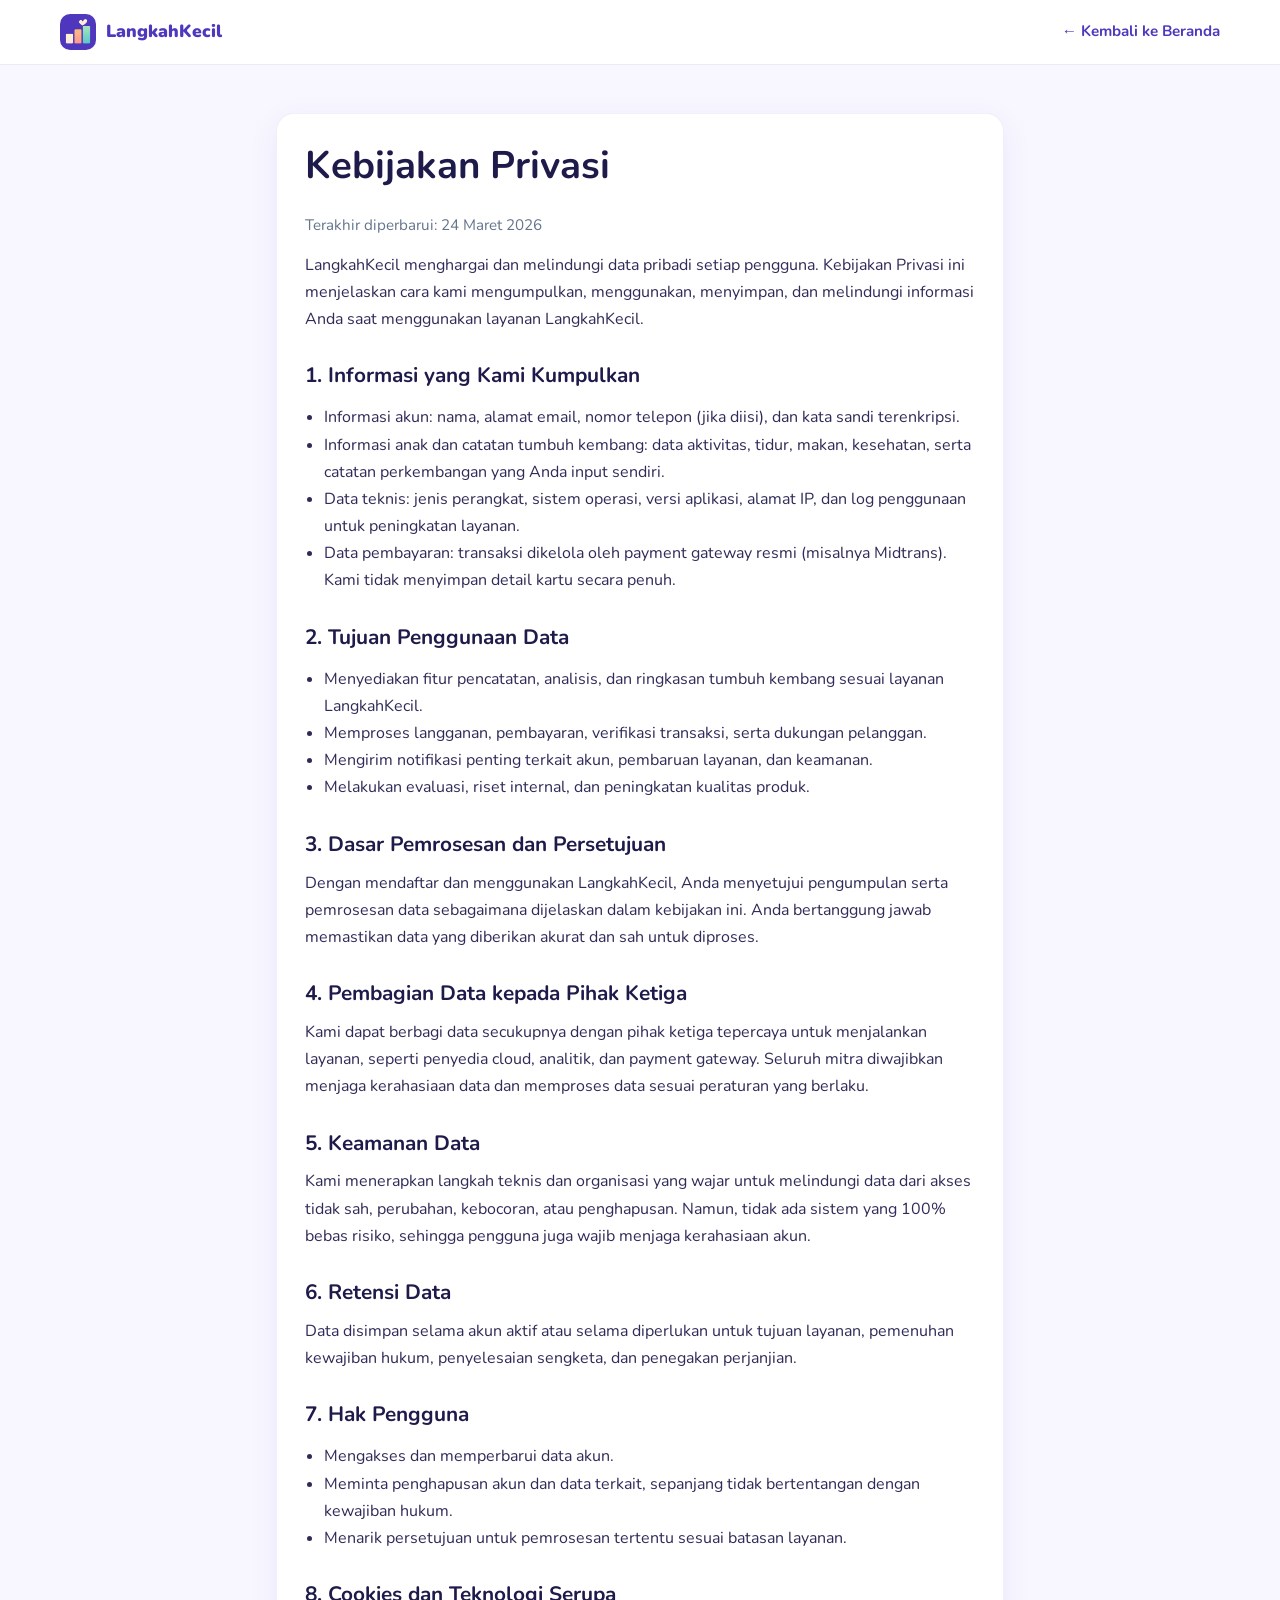
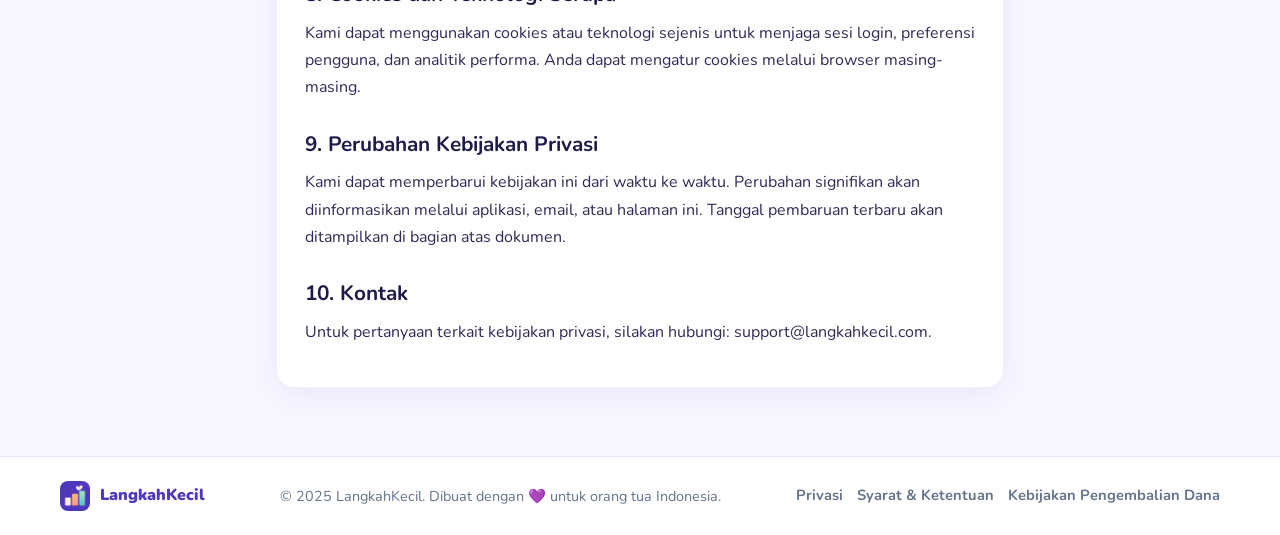
<file: privacy-policy.html>
<!DOCTYPE html>
<html lang="id">
<head>
  <meta charset="UTF-8" />
  <meta name="viewport" content="width=device-width, initial-scale=1.0" />
  <title>Kebijakan Privasi | LangkahKecil</title>
  <meta name="description" content="Kebijakan Privasi LangkahKecil" />
  <link rel="icon" type="image/png" sizes="32x32" href="icons/favicon-32.png" />
  <link rel="apple-touch-icon" href="icons/apple-touch-icon.png" />
  <link rel="preconnect" href="https://fonts.googleapis.com" />
  <link rel="preconnect" href="https://fonts.gstatic.com" crossorigin />
  <link href="https://fonts.googleapis.com/css2?family=Nunito:wght@400;600;700;800;900&display=swap" rel="stylesheet" />
  <link rel="stylesheet" href="legal-pages.css" />
</head>
<body>
  <header class="nav">
    <div class="c nav-i">
      <a href="index.html" class="nav-l"><img src="brand/LangkahKecil_logo.png" alt="LangkahKecil" />LangkahKecil</a>
      <a href="index.html" class="back-link">← Kembali ke Beranda</a>
    </div>
  </header>

  <main class="c max-w-3xl mx-auto py-12">
    <article class="card prose">
      <h1>Kebijakan Privasi</h1>
      <p class="muted">Terakhir diperbarui: 24 Maret 2026</p>
      <p>LangkahKecil menghargai dan melindungi data pribadi setiap pengguna. Kebijakan Privasi ini menjelaskan cara kami mengumpulkan, menggunakan, menyimpan, dan melindungi informasi Anda saat menggunakan layanan LangkahKecil.</p>

      <h2>1. Informasi yang Kami Kumpulkan</h2>
      <ul>
        <li>Informasi akun: nama, alamat email, nomor telepon (jika diisi), dan kata sandi terenkripsi.</li>
        <li>Informasi anak dan catatan tumbuh kembang: data aktivitas, tidur, makan, kesehatan, serta catatan perkembangan yang Anda input sendiri.</li>
        <li>Data teknis: jenis perangkat, sistem operasi, versi aplikasi, alamat IP, dan log penggunaan untuk peningkatan layanan.</li>
        <li>Data pembayaran: transaksi dikelola oleh payment gateway resmi (misalnya Midtrans). Kami tidak menyimpan detail kartu secara penuh.</li>
      </ul>

      <h2>2. Tujuan Penggunaan Data</h2>
      <ul>
        <li>Menyediakan fitur pencatatan, analisis, dan ringkasan tumbuh kembang sesuai layanan LangkahKecil.</li>
        <li>Memproses langganan, pembayaran, verifikasi transaksi, serta dukungan pelanggan.</li>
        <li>Mengirim notifikasi penting terkait akun, pembaruan layanan, dan keamanan.</li>
        <li>Melakukan evaluasi, riset internal, dan peningkatan kualitas produk.</li>
      </ul>

      <h2>3. Dasar Pemrosesan dan Persetujuan</h2>
      <p>Dengan mendaftar dan menggunakan LangkahKecil, Anda menyetujui pengumpulan serta pemrosesan data sebagaimana dijelaskan dalam kebijakan ini. Anda bertanggung jawab memastikan data yang diberikan akurat dan sah untuk diproses.</p>

      <h2>4. Pembagian Data kepada Pihak Ketiga</h2>
      <p>Kami dapat berbagi data secukupnya dengan pihak ketiga tepercaya untuk menjalankan layanan, seperti penyedia cloud, analitik, dan payment gateway. Seluruh mitra diwajibkan menjaga kerahasiaan data dan memproses data sesuai peraturan yang berlaku.</p>

      <h2>5. Keamanan Data</h2>
      <p>Kami menerapkan langkah teknis dan organisasi yang wajar untuk melindungi data dari akses tidak sah, perubahan, kebocoran, atau penghapusan. Namun, tidak ada sistem yang 100% bebas risiko, sehingga pengguna juga wajib menjaga kerahasiaan akun.</p>

      <h2>6. Retensi Data</h2>
      <p>Data disimpan selama akun aktif atau selama diperlukan untuk tujuan layanan, pemenuhan kewajiban hukum, penyelesaian sengketa, dan penegakan perjanjian.</p>

      <h2>7. Hak Pengguna</h2>
      <ul>
        <li>Mengakses dan memperbarui data akun.</li>
        <li>Meminta penghapusan akun dan data terkait, sepanjang tidak bertentangan dengan kewajiban hukum.</li>
        <li>Menarik persetujuan untuk pemrosesan tertentu sesuai batasan layanan.</li>
      </ul>

      <h2>8. Cookies dan Teknologi Serupa</h2>
      <p>Kami dapat menggunakan cookies atau teknologi sejenis untuk menjaga sesi login, preferensi pengguna, dan analitik performa. Anda dapat mengatur cookies melalui browser masing-masing.</p>

      <h2>9. Perubahan Kebijakan Privasi</h2>
      <p>Kami dapat memperbarui kebijakan ini dari waktu ke waktu. Perubahan signifikan akan diinformasikan melalui aplikasi, email, atau halaman ini. Tanggal pembaruan terbaru akan ditampilkan di bagian atas dokumen.</p>

      <h2>10. Kontak</h2>
      <p>Untuk pertanyaan terkait kebijakan privasi, silakan hubungi: <a href="mailto:support@langkahkecil.com">support@langkahkecil.com</a>.</p>
    </article>
  </main>

  <footer class="foot">
    <div class="c foot-i">
      <div class="foot-l"><img src="brand/LangkahKecil_logo.png" alt="LangkahKecil" />LangkahKecil</div>
      <p class="foot-t">&copy; 2025 LangkahKecil. Dibuat dengan 💜 untuk orang tua Indonesia.</p>
      <ul class="foot-k">
        <li><a href="privacy-policy.html">Privasi</a></li>
        <li><a href="terms-and-conditions.html">Syarat &amp; Ketentuan</a></li>
        <li><a href="refund-policy.html">Kebijakan Pengembalian Dana</a></li>
      </ul>
    </div>
  </footer>
</body>
</html>
</file>
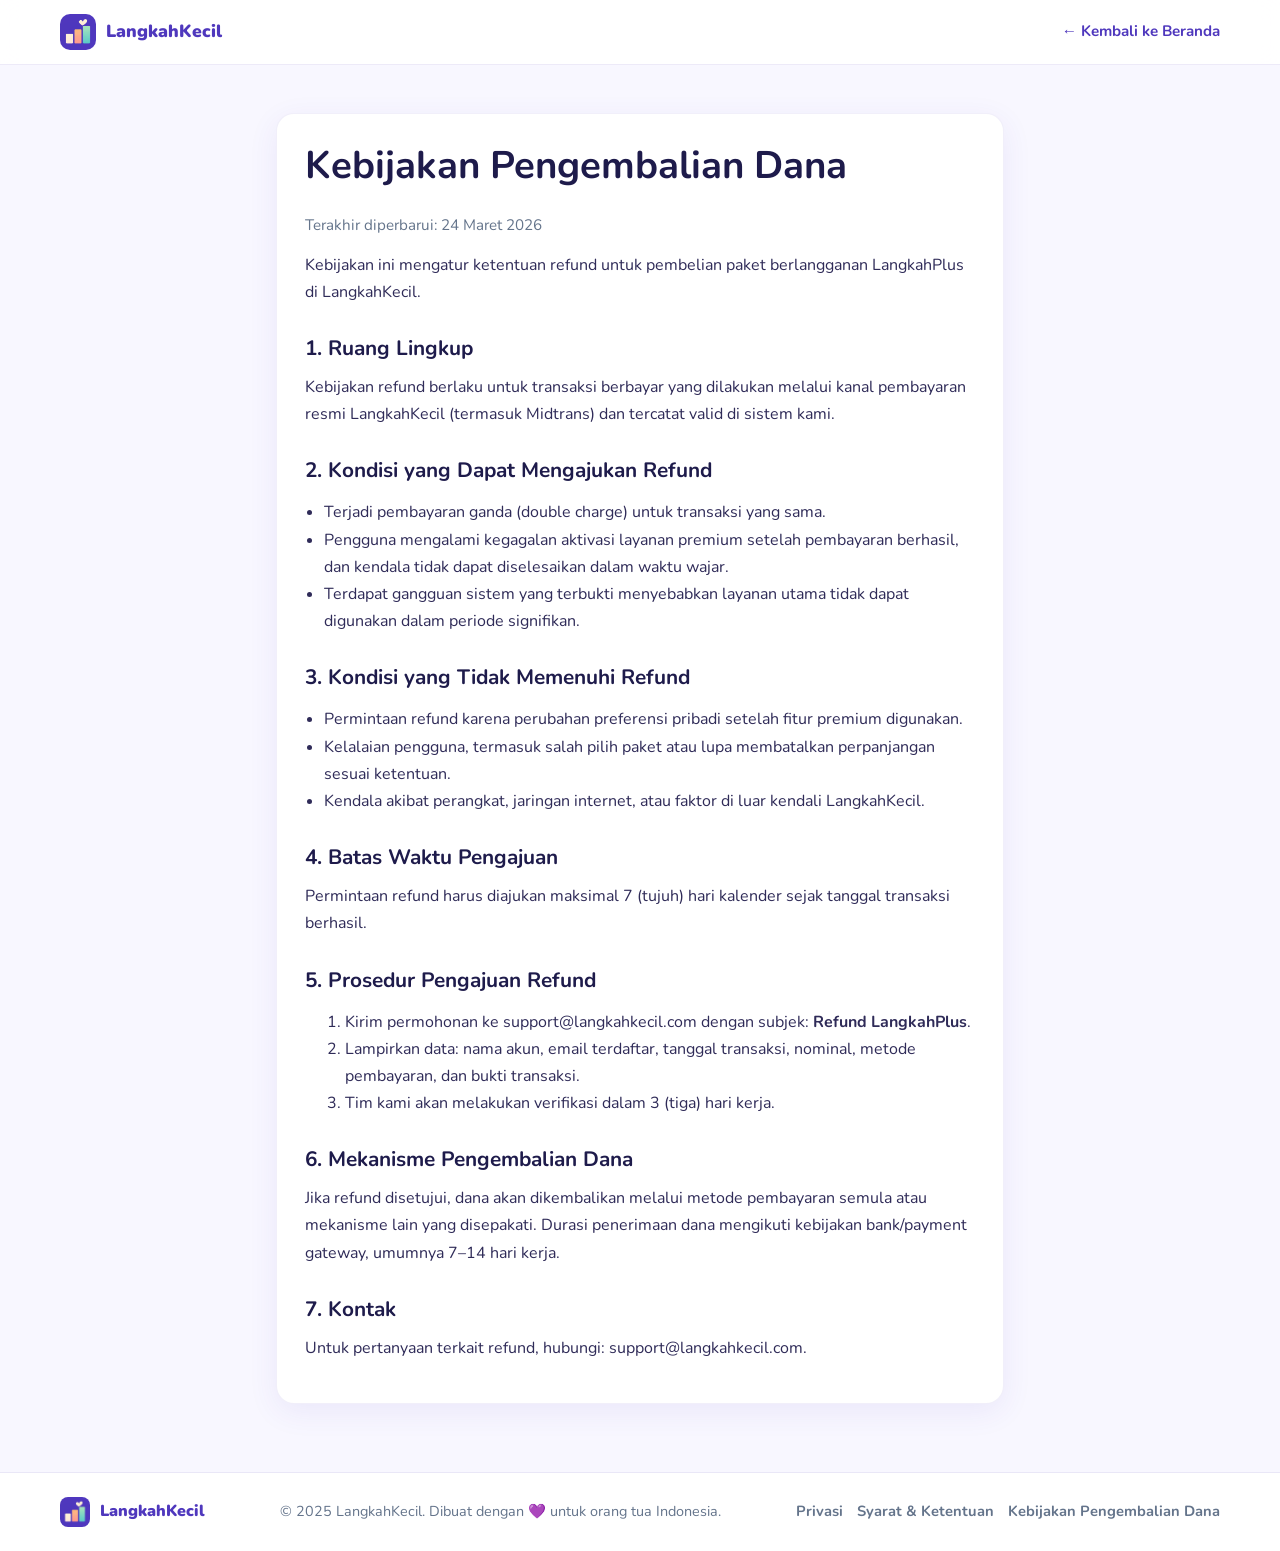
<file: refund-policy.html>
<!DOCTYPE html>
<html lang="id">
<head>
  <meta charset="UTF-8" />
  <meta name="viewport" content="width=device-width, initial-scale=1.0" />
  <title>Kebijakan Pengembalian Dana | LangkahKecil</title>
  <meta name="description" content="Kebijakan Pengembalian Dana LangkahKecil" />
  <link rel="icon" type="image/png" sizes="32x32" href="icons/favicon-32.png" />
  <link rel="apple-touch-icon" href="icons/apple-touch-icon.png" />
  <link rel="preconnect" href="https://fonts.googleapis.com" />
  <link rel="preconnect" href="https://fonts.gstatic.com" crossorigin />
  <link href="https://fonts.googleapis.com/css2?family=Nunito:wght@400;600;700;800;900&display=swap" rel="stylesheet" />
  <link rel="stylesheet" href="legal-pages.css" />
</head>
<body>
  <header class="nav">
    <div class="c nav-i">
      <a href="index.html" class="nav-l"><img src="brand/LangkahKecil_logo.png" alt="LangkahKecil" />LangkahKecil</a>
      <a href="index.html" class="back-link">← Kembali ke Beranda</a>
    </div>
  </header>

  <main class="c max-w-3xl mx-auto py-12">
    <article class="card prose">
      <h1>Kebijakan Pengembalian Dana</h1>
      <p class="muted">Terakhir diperbarui: 24 Maret 2026</p>
      <p>Kebijakan ini mengatur ketentuan refund untuk pembelian paket berlangganan LangkahPlus di LangkahKecil.</p>

      <h2>1. Ruang Lingkup</h2>
      <p>Kebijakan refund berlaku untuk transaksi berbayar yang dilakukan melalui kanal pembayaran resmi LangkahKecil (termasuk Midtrans) dan tercatat valid di sistem kami.</p>

      <h2>2. Kondisi yang Dapat Mengajukan Refund</h2>
      <ul>
        <li>Terjadi pembayaran ganda (double charge) untuk transaksi yang sama.</li>
        <li>Pengguna mengalami kegagalan aktivasi layanan premium setelah pembayaran berhasil, dan kendala tidak dapat diselesaikan dalam waktu wajar.</li>
        <li>Terdapat gangguan sistem yang terbukti menyebabkan layanan utama tidak dapat digunakan dalam periode signifikan.</li>
      </ul>

      <h2>3. Kondisi yang Tidak Memenuhi Refund</h2>
      <ul>
        <li>Permintaan refund karena perubahan preferensi pribadi setelah fitur premium digunakan.</li>
        <li>Kelalaian pengguna, termasuk salah pilih paket atau lupa membatalkan perpanjangan sesuai ketentuan.</li>
        <li>Kendala akibat perangkat, jaringan internet, atau faktor di luar kendali LangkahKecil.</li>
      </ul>

      <h2>4. Batas Waktu Pengajuan</h2>
      <p>Permintaan refund harus diajukan maksimal 7 (tujuh) hari kalender sejak tanggal transaksi berhasil.</p>

      <h2>5. Prosedur Pengajuan Refund</h2>
      <ol>
        <li>Kirim permohonan ke <a href="mailto:support@langkahkecil.com">support@langkahkecil.com</a> dengan subjek: <strong>Refund LangkahPlus</strong>.</li>
        <li>Lampirkan data: nama akun, email terdaftar, tanggal transaksi, nominal, metode pembayaran, dan bukti transaksi.</li>
        <li>Tim kami akan melakukan verifikasi dalam 3 (tiga) hari kerja.</li>
      </ol>

      <h2>6. Mekanisme Pengembalian Dana</h2>
      <p>Jika refund disetujui, dana akan dikembalikan melalui metode pembayaran semula atau mekanisme lain yang disepakati. Durasi penerimaan dana mengikuti kebijakan bank/payment gateway, umumnya 7–14 hari kerja.</p>

      <h2>7. Kontak</h2>
      <p>Untuk pertanyaan terkait refund, hubungi: <a href="mailto:support@langkahkecil.com">support@langkahkecil.com</a>.</p>
    </article>
  </main>

  <footer class="foot">
    <div class="c foot-i">
      <div class="foot-l"><img src="brand/LangkahKecil_logo.png" alt="LangkahKecil" />LangkahKecil</div>
      <p class="foot-t">&copy; 2025 LangkahKecil. Dibuat dengan 💜 untuk orang tua Indonesia.</p>
      <ul class="foot-k">
        <li><a href="privacy-policy.html">Privasi</a></li>
        <li><a href="terms-and-conditions.html">Syarat &amp; Ketentuan</a></li>
        <li><a href="refund-policy.html">Kebijakan Pengembalian Dana</a></li>
      </ul>
    </div>
  </footer>
</body>
</html>
</file>
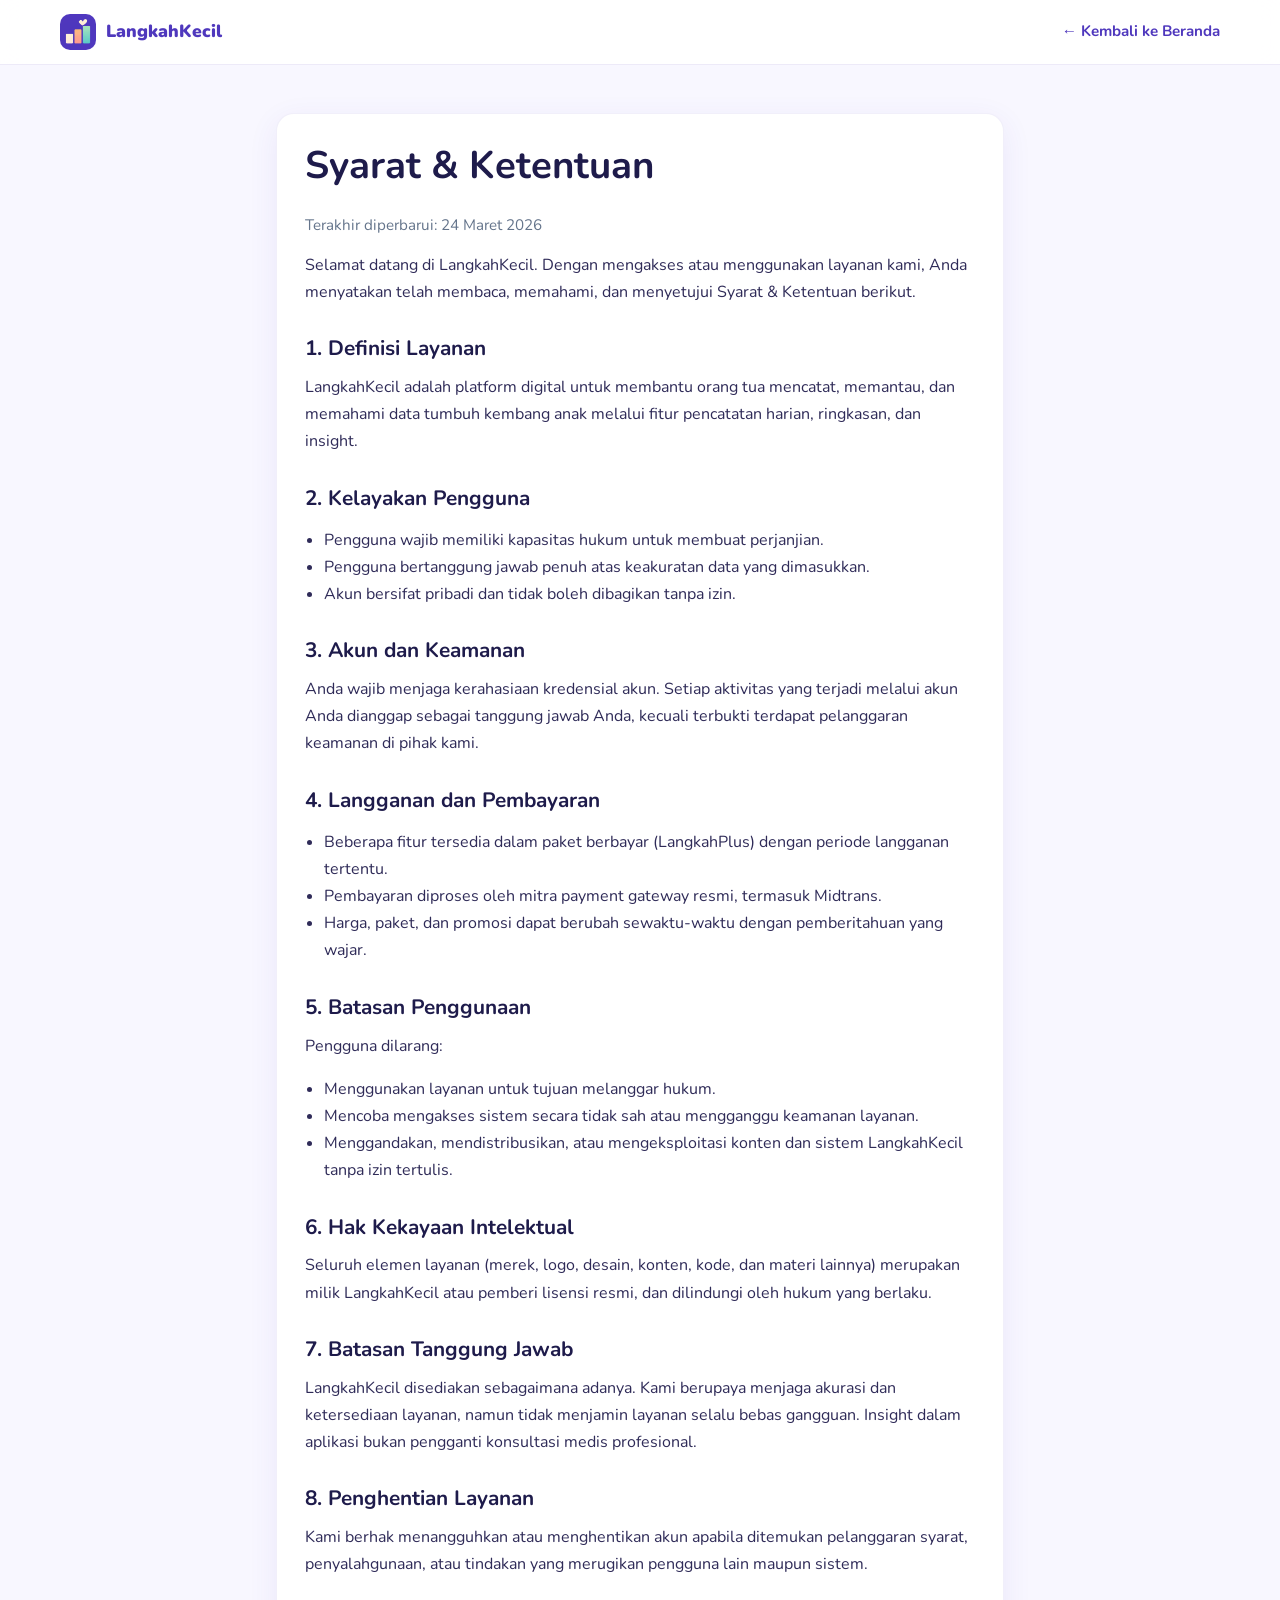
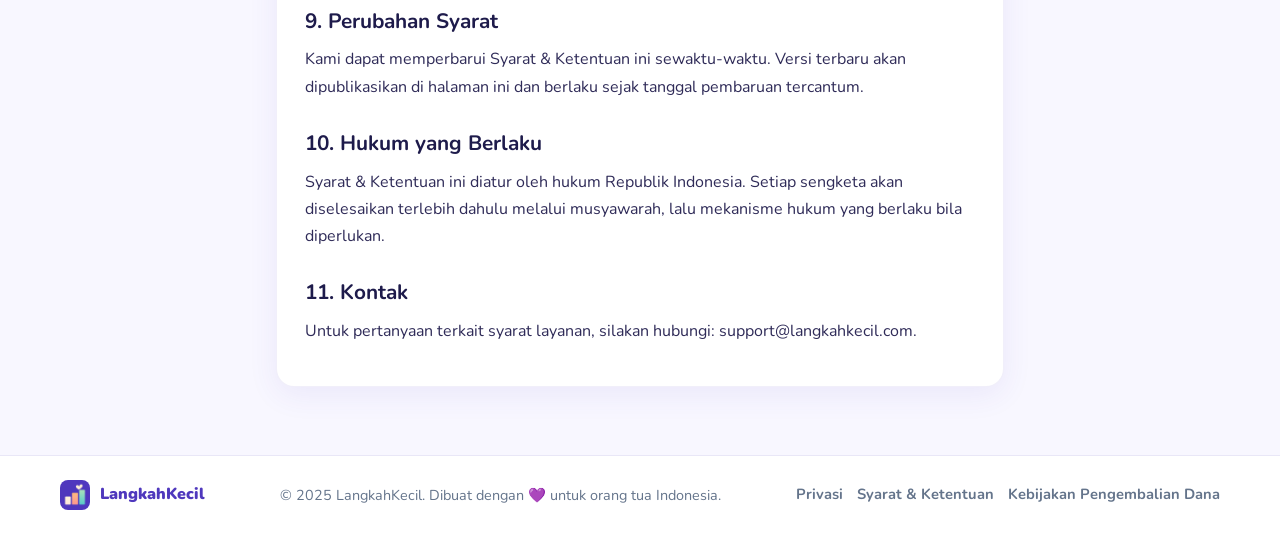
<file: terms-and-conditions.html>
<!DOCTYPE html>
<html lang="id">
<head>
  <meta charset="UTF-8" />
  <meta name="viewport" content="width=device-width, initial-scale=1.0" />
  <title>Syarat & Ketentuan | LangkahKecil</title>
  <meta name="description" content="Syarat dan Ketentuan penggunaan layanan LangkahKecil" />
  <link rel="icon" type="image/png" sizes="32x32" href="icons/favicon-32.png" />
  <link rel="apple-touch-icon" href="icons/apple-touch-icon.png" />
  <link rel="preconnect" href="https://fonts.googleapis.com" />
  <link rel="preconnect" href="https://fonts.gstatic.com" crossorigin />
  <link href="https://fonts.googleapis.com/css2?family=Nunito:wght@400;600;700;800;900&display=swap" rel="stylesheet" />
  <link rel="stylesheet" href="legal-pages.css" />
</head>
<body>
  <header class="nav">
    <div class="c nav-i">
      <a href="index.html" class="nav-l"><img src="brand/LangkahKecil_logo.png" alt="LangkahKecil" />LangkahKecil</a>
      <a href="index.html" class="back-link">← Kembali ke Beranda</a>
    </div>
  </header>

  <main class="c max-w-3xl mx-auto py-12">
    <article class="card prose">
      <h1>Syarat &amp; Ketentuan</h1>
      <p class="muted">Terakhir diperbarui: 24 Maret 2026</p>
      <p>Selamat datang di LangkahKecil. Dengan mengakses atau menggunakan layanan kami, Anda menyatakan telah membaca, memahami, dan menyetujui Syarat &amp; Ketentuan berikut.</p>

      <h2>1. Definisi Layanan</h2>
      <p>LangkahKecil adalah platform digital untuk membantu orang tua mencatat, memantau, dan memahami data tumbuh kembang anak melalui fitur pencatatan harian, ringkasan, dan insight.</p>

      <h2>2. Kelayakan Pengguna</h2>
      <ul>
        <li>Pengguna wajib memiliki kapasitas hukum untuk membuat perjanjian.</li>
        <li>Pengguna bertanggung jawab penuh atas keakuratan data yang dimasukkan.</li>
        <li>Akun bersifat pribadi dan tidak boleh dibagikan tanpa izin.</li>
      </ul>

      <h2>3. Akun dan Keamanan</h2>
      <p>Anda wajib menjaga kerahasiaan kredensial akun. Setiap aktivitas yang terjadi melalui akun Anda dianggap sebagai tanggung jawab Anda, kecuali terbukti terdapat pelanggaran keamanan di pihak kami.</p>

      <h2>4. Langganan dan Pembayaran</h2>
      <ul>
        <li>Beberapa fitur tersedia dalam paket berbayar (LangkahPlus) dengan periode langganan tertentu.</li>
        <li>Pembayaran diproses oleh mitra payment gateway resmi, termasuk Midtrans.</li>
        <li>Harga, paket, dan promosi dapat berubah sewaktu-waktu dengan pemberitahuan yang wajar.</li>
      </ul>

      <h2>5. Batasan Penggunaan</h2>
      <p>Pengguna dilarang:</p>
      <ul>
        <li>Menggunakan layanan untuk tujuan melanggar hukum.</li>
        <li>Mencoba mengakses sistem secara tidak sah atau mengganggu keamanan layanan.</li>
        <li>Menggandakan, mendistribusikan, atau mengeksploitasi konten dan sistem LangkahKecil tanpa izin tertulis.</li>
      </ul>

      <h2>6. Hak Kekayaan Intelektual</h2>
      <p>Seluruh elemen layanan (merek, logo, desain, konten, kode, dan materi lainnya) merupakan milik LangkahKecil atau pemberi lisensi resmi, dan dilindungi oleh hukum yang berlaku.</p>

      <h2>7. Batasan Tanggung Jawab</h2>
      <p>LangkahKecil disediakan sebagaimana adanya. Kami berupaya menjaga akurasi dan ketersediaan layanan, namun tidak menjamin layanan selalu bebas gangguan. Insight dalam aplikasi bukan pengganti konsultasi medis profesional.</p>

      <h2>8. Penghentian Layanan</h2>
      <p>Kami berhak menangguhkan atau menghentikan akun apabila ditemukan pelanggaran syarat, penyalahgunaan, atau tindakan yang merugikan pengguna lain maupun sistem.</p>

      <h2>9. Perubahan Syarat</h2>
      <p>Kami dapat memperbarui Syarat &amp; Ketentuan ini sewaktu-waktu. Versi terbaru akan dipublikasikan di halaman ini dan berlaku sejak tanggal pembaruan tercantum.</p>

      <h2>10. Hukum yang Berlaku</h2>
      <p>Syarat &amp; Ketentuan ini diatur oleh hukum Republik Indonesia. Setiap sengketa akan diselesaikan terlebih dahulu melalui musyawarah, lalu mekanisme hukum yang berlaku bila diperlukan.</p>

      <h2>11. Kontak</h2>
      <p>Untuk pertanyaan terkait syarat layanan, silakan hubungi: <a href="mailto:support@langkahkecil.com">support@langkahkecil.com</a>.</p>
    </article>
  </main>

  <footer class="foot">
    <div class="c foot-i">
      <div class="foot-l"><img src="brand/LangkahKecil_logo.png" alt="LangkahKecil" />LangkahKecil</div>
      <p class="foot-t">&copy; 2025 LangkahKecil. Dibuat dengan 💜 untuk orang tua Indonesia.</p>
      <ul class="foot-k">
        <li><a href="privacy-policy.html">Privasi</a></li>
        <li><a href="terms-and-conditions.html">Syarat &amp; Ketentuan</a></li>
        <li><a href="refund-policy.html">Kebijakan Pengembalian Dana</a></li>
      </ul>
    </div>
  </footer>
</body>
</html>
</file>
<file: legal-pages.css>
:root {
  --b5: #6B55E6;
  --b6: #4F38BD;
  --dark: #1E1B4B;
  --muted: #64748B;
  --bg: #F8F7FF;
  --w: #FFF;
}
* { box-sizing: border-box; }
body {
  margin: 0;
  font-family: 'Nunito', sans-serif;
  color: var(--dark);
  background: var(--bg);
  line-height: 1.7;
}
a { color: inherit; text-decoration: none; }
.c { max-width: 1200px; margin: 0 auto; padding: 0 20px; }
.nav {
  position: sticky;
  top: 0;
  z-index: 100;
  background: rgba(255, 255, 255, .9);
  backdrop-filter: blur(12px);
  border-bottom: 1px solid rgba(79, 56, 189, .1);
}
.nav-i {
  display: flex;
  align-items: center;
  justify-content: space-between;
  min-height: 64px;
  gap: 16px;
}
.nav-l {
  display: inline-flex;
  align-items: center;
  gap: 10px;
  color: var(--b6);
  font-weight: 900;
  font-size: 1.1rem;
}
.nav-l img {
  width: 36px;
  height: 36px;
  border-radius: 10px;
}
.back-link {
  color: var(--b6);
  font-weight: 700;
  font-size: .95rem;
}
.max-w-3xl { max-width: 768px; }
.mx-auto { margin-left: auto; margin-right: auto; }
.py-12 { padding-top: 48px; padding-bottom: 48px; }
.card {
  background: var(--w);
  border-radius: 18px;
  padding: 28px;
  box-shadow: 0 8px 30px rgba(79, 56, 189, .08);
  border: 1px solid rgba(79, 56, 189, .08);
}
.prose h1, .prose h2, .prose h3 {
  line-height: 1.25;
  margin: 1.4em 0 .6em;
}
.prose h1 { font-size: clamp(1.8rem, 4vw, 2.4rem); margin-top: 0; }
.prose h2 { font-size: 1.3rem; }
.prose h3 { font-size: 1.05rem; }
.prose p, .prose li { color: #2f2b58; }
.prose p { margin: .8em 0; }
.prose ul { padding-left: 1.2rem; }
.prose .muted { color: var(--muted); font-size: .95rem; }
.foot {
  margin-top: 20px;
  border-top: 1px solid rgba(79, 56, 189, .12);
  background: #fff;
}
.foot-i {
  min-height: 78px;
  display: flex;
  flex-wrap: wrap;
  align-items: center;
  justify-content: space-between;
  gap: 10px 24px;
  padding-top: 18px;
  padding-bottom: 18px;
}
.foot-l {
  display: inline-flex;
  align-items: center;
  gap: 10px;
  color: var(--b6);
  font-weight: 900;
}
.foot-l img {
  width: 30px;
  height: 30px;
  border-radius: 8px;
}
.foot-t {
  color: var(--muted);
  font-size: .9rem;
  margin: 0;
}
.foot-k {
  list-style: none;
  display: inline-flex;
  flex-wrap: wrap;
  gap: 14px;
  margin: 0;
  padding: 0;
}
.foot-k a { color: var(--muted); font-weight: 700; font-size: .92rem; }
.foot-k a:hover, .back-link:hover { color: var(--b6); }
@media (max-width: 768px) {
  .card { padding: 22px; }
}
</file>
